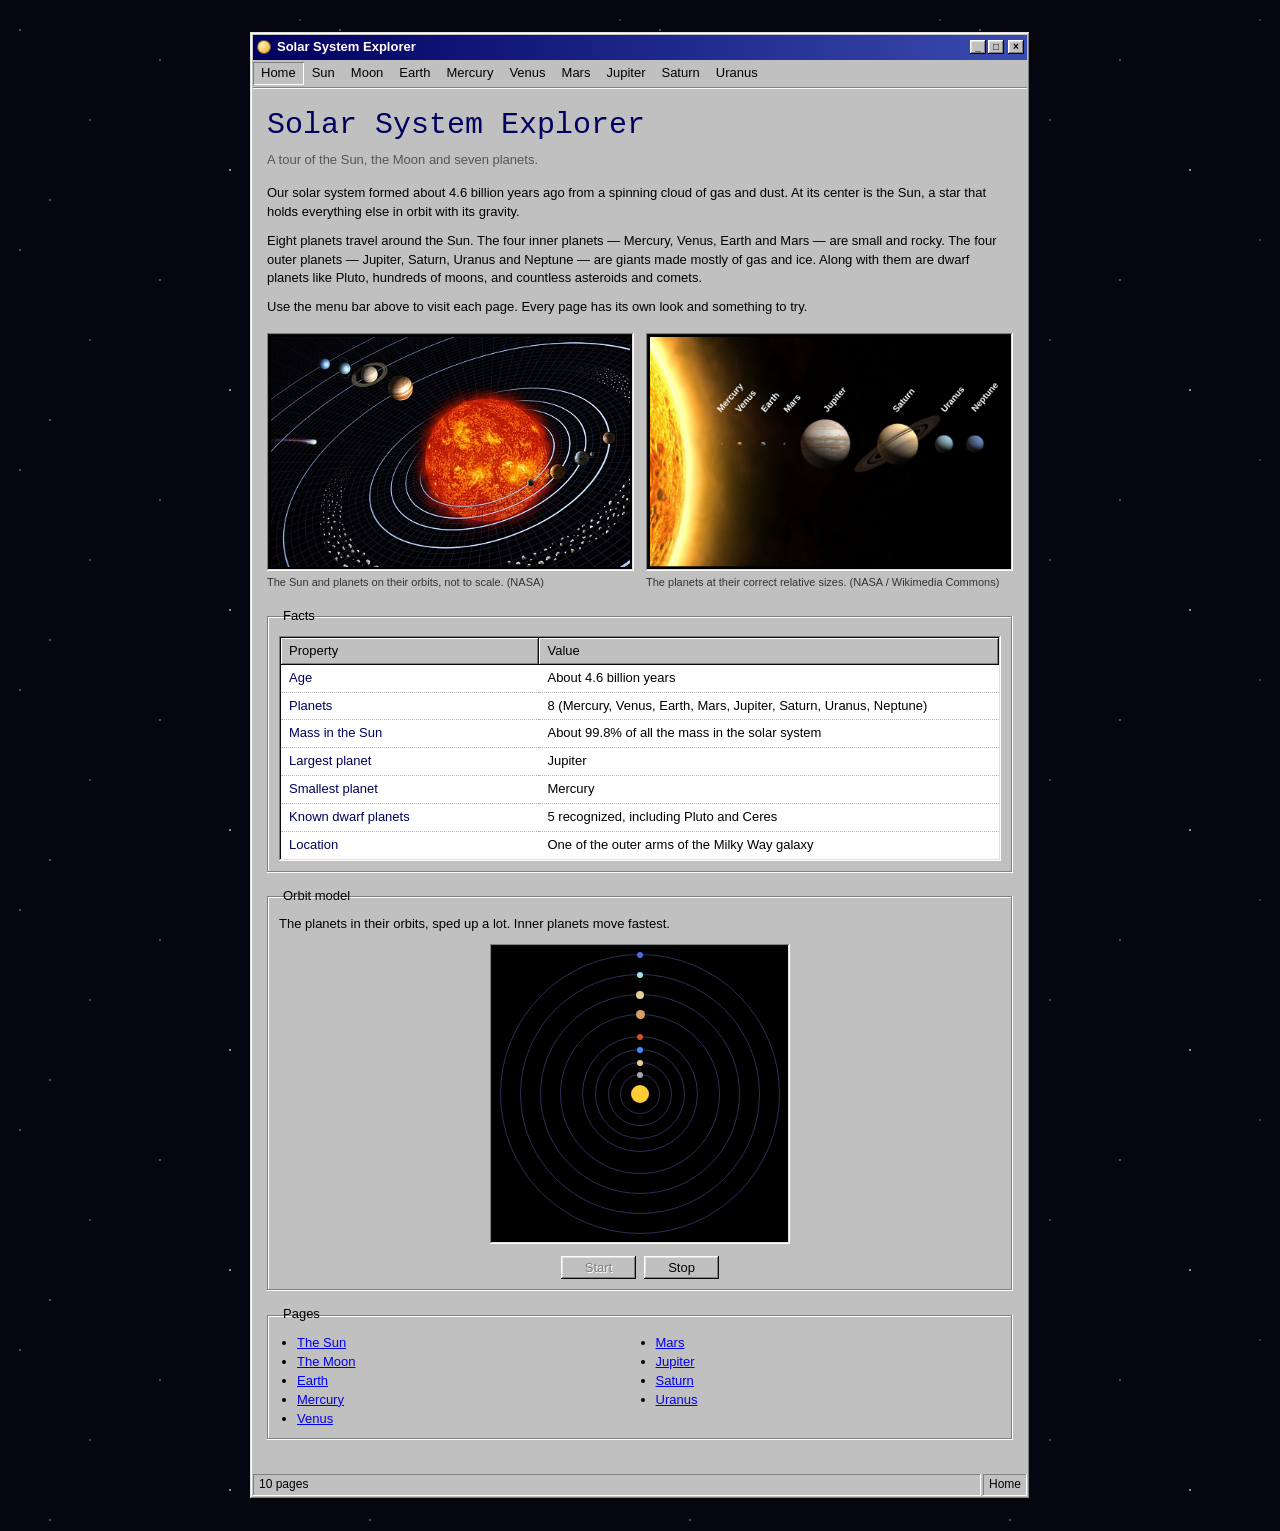
<file: index.html>
<!DOCTYPE html>
<html lang="en">
<head>
  <meta charset="UTF-8">
  <meta name="viewport" content="width=device-width, initial-scale=1.0">
  <title>Solar System Explorer</title>
  <link rel="stylesheet" href="css/style.css">
  <link rel="stylesheet" href="css/home.css">
</head>
<body class="home">

  <div class="window">

    <!-- title bar -->
    <div class="title-bar">
      <span class="title-text"><span class="title-icon"></span>Solar System Explorer</span>
      <span class="title-buttons" aria-hidden="true"><span>_</span><span>&#9633;</span><span>&#215;</span></span>
    </div>

    <!-- navigation: links to all 10 pages -->
    <nav class="menu-bar" aria-label="Main">
      <a href="index.html" class="active" aria-current="page">Home</a>
      <a href="sun.html">Sun</a>
      <a href="moon.html">Moon</a>
      <a href="earth.html">Earth</a>
      <a href="mercury.html">Mercury</a>
      <a href="venus.html">Venus</a>
      <a href="mars.html">Mars</a>
      <a href="jupiter.html">Jupiter</a>
      <a href="saturn.html">Saturn</a>
      <a href="uranus.html">Uranus</a>
    </nav>

    <main class="window-body">
      <h1>Solar System Explorer</h1>
      <p class="subtitle">A tour of the Sun, the Moon and seven planets.</p>

      <p>Our solar system formed about 4.6 billion years ago from a spinning cloud of gas and dust. At its center is the Sun, a star that holds everything else in orbit with its gravity.</p>
      <p>Eight planets travel around the Sun. The four inner planets &mdash; Mercury, Venus, Earth and Mars &mdash; are small and rocky. The four outer planets &mdash; Jupiter, Saturn, Uranus and Neptune &mdash; are giants made mostly of gas and ice. Along with them are dwarf planets like Pluto, hundreds of moons, and countless asteroids and comets.</p>
      <p>Use the menu bar above to visit each page. Every page has its own look and something to try.</p>

      <!-- pictures -->
      <div class="figures">
        <figure>
          <div class="frame sunken">
            <img src="images/solar-system.jpg" alt="The Sun at the center with the planets on their orbit paths around it">
          </div>
          <figcaption>The Sun and planets on their orbits, not to scale. (NASA)</figcaption>
        </figure>
        <figure>
          <div class="frame sunken">
            <img src="images/planets-lineup.png" alt="The eight planets shown side by side at their correct sizes compared to each other">
          </div>
          <figcaption>The planets at their correct relative sizes. (NASA / Wikimedia Commons)</figcaption>
        </figure>
      </div>

      <!-- facts -->
      <fieldset class="group">
        <legend>Facts</legend>
        <div class="facts-wrap sunken">
          <table class="facts">
            <thead>
              <tr>
                <th scope="col">Property</th>
                <th scope="col">Value</th>
              </tr>
            </thead>
            <tbody>
              <tr>
                <th scope="row">Age</th>
                <td>About 4.6 billion years</td>
              </tr>
              <tr>
                <th scope="row">Planets</th>
                <td>8 (Mercury, Venus, Earth, Mars, Jupiter, Saturn, Uranus, Neptune)</td>
              </tr>
              <tr>
                <th scope="row">Mass in the Sun</th>
                <td>About 99.8% of all the mass in the solar system</td>
              </tr>
              <tr>
                <th scope="row">Largest planet</th>
                <td>Jupiter</td>
              </tr>
              <tr>
                <th scope="row">Smallest planet</th>
                <td>Mercury</td>
              </tr>
              <tr>
                <th scope="row">Known dwarf planets</th>
                <td>5 recognized, including Pluto and Ceres</td>
              </tr>
              <tr>
                <th scope="row">Location</th>
                <td>One of the outer arms of the Milky Way galaxy</td>
              </tr>
            </tbody>
          </table>
        </div>
      </fieldset>

      <!-- interactive part (see js/home.js) -->
      <fieldset class="group">
        <legend>Orbit model</legend>
        <p>The planets in their orbits, sped up a lot. Inner planets move fastest.</p>
        <div class="orbit-box sunken" id="orbit-box">
          <div class="sun-dot"></div>
          <div class="orbit o-mercury"><span class="dot"></span></div>
          <div class="orbit o-venus"><span class="dot"></span></div>
          <div class="orbit o-earth"><span class="dot"></span></div>
          <div class="orbit o-mars"><span class="dot"></span></div>
          <div class="orbit o-jupiter"><span class="dot"></span></div>
          <div class="orbit o-saturn"><span class="dot"></span></div>
          <div class="orbit o-uranus"><span class="dot"></span></div>
          <div class="orbit o-neptune"><span class="dot"></span></div>
        </div>
        <div class="controls orbit-controls">
          <button type="button" id="start-btn" disabled>Start</button>
          <button type="button" id="stop-btn">Stop</button>
        </div>
      </fieldset>

      <fieldset class="group">
        <legend>Pages</legend>
        <ul class="page-list">
          <li><a href="sun.html">The Sun</a></li>
          <li><a href="moon.html">The Moon</a></li>
          <li><a href="earth.html">Earth</a></li>
          <li><a href="mercury.html">Mercury</a></li>
          <li><a href="venus.html">Venus</a></li>
          <li><a href="mars.html">Mars</a></li>
          <li><a href="jupiter.html">Jupiter</a></li>
          <li><a href="saturn.html">Saturn</a></li>
          <li><a href="uranus.html">Uranus</a></li>
        </ul>
      </fieldset>
    </main>

    <!-- status bar -->
    <div class="status-bar">
      <span>10 pages</span>
      <span>Home</span>
    </div>

  </div>

  <script src="js/home.js"></script>
</body>
</html>
</file>
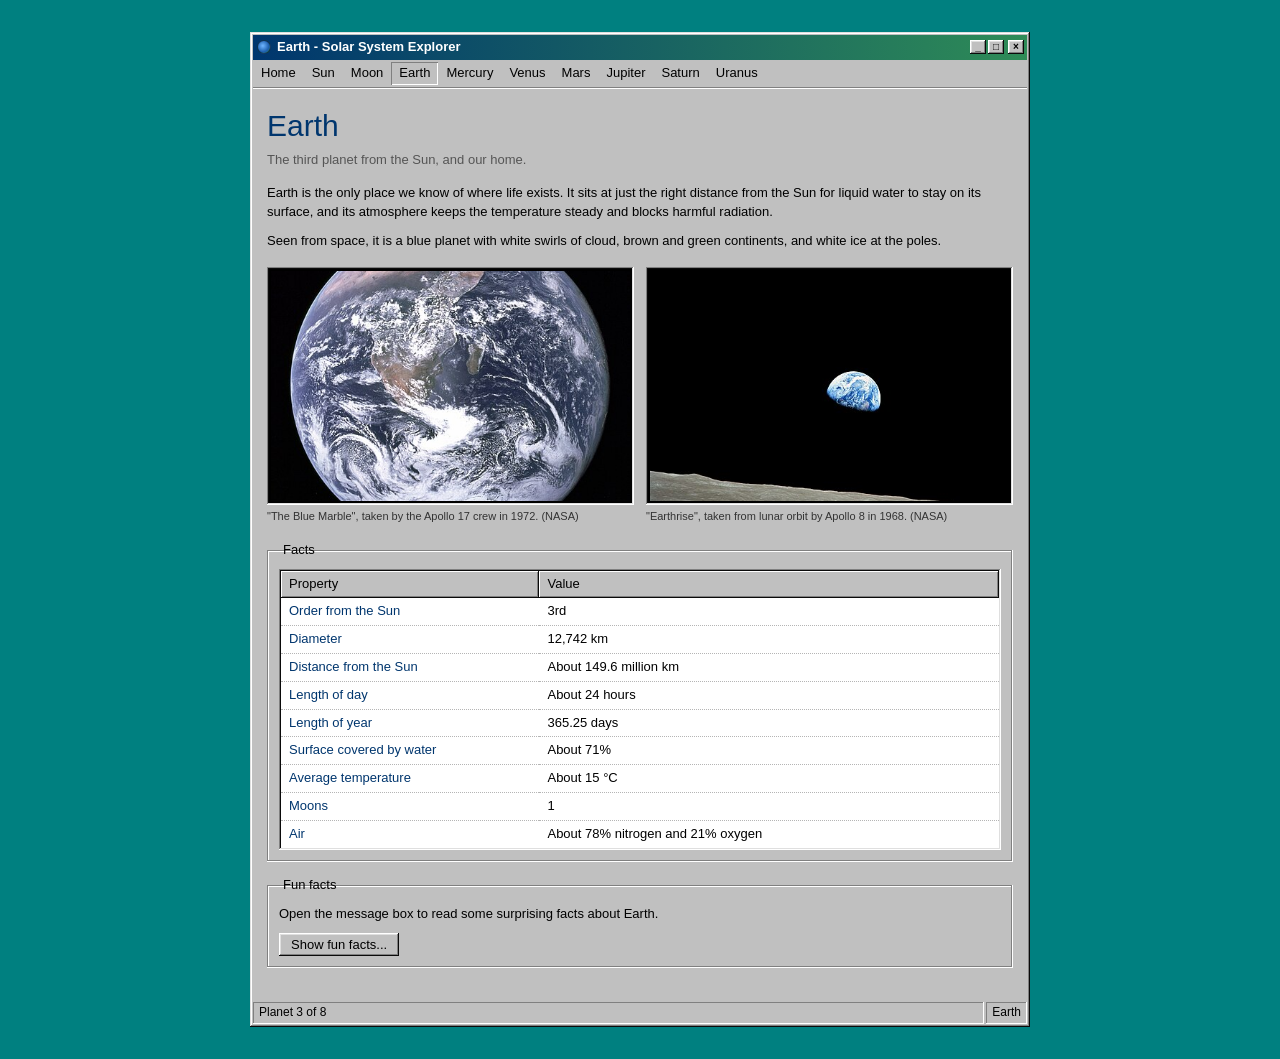
<file: earth.html>
<!DOCTYPE html>
<html lang="en">
<head>
  <meta charset="UTF-8">
  <meta name="viewport" content="width=device-width, initial-scale=1.0">
  <title>Earth - Solar System Explorer</title>
  <link rel="stylesheet" href="css/style.css">
  <link rel="stylesheet" href="css/earth.css">
</head>
<body class="earth">

  <div class="window">

    <!-- title bar -->
    <div class="title-bar">
      <span class="title-text"><span class="title-icon"></span>Earth - Solar System Explorer</span>
      <span class="title-buttons" aria-hidden="true"><span>_</span><span>&#9633;</span><span>&#215;</span></span>
    </div>

    <!-- navigation: links to all 10 pages -->
    <nav class="menu-bar" aria-label="Main">
      <a href="index.html">Home</a>
      <a href="sun.html">Sun</a>
      <a href="moon.html">Moon</a>
      <a href="earth.html" class="active" aria-current="page">Earth</a>
      <a href="mercury.html">Mercury</a>
      <a href="venus.html">Venus</a>
      <a href="mars.html">Mars</a>
      <a href="jupiter.html">Jupiter</a>
      <a href="saturn.html">Saturn</a>
      <a href="uranus.html">Uranus</a>
    </nav>

    <main class="window-body">
      <h1>Earth</h1>
      <p class="subtitle">The third planet from the Sun, and our home.</p>

      <p>Earth is the only place we know of where life exists. It sits at just the right distance from the Sun for liquid water to stay on its surface, and its atmosphere keeps the temperature steady and blocks harmful radiation.</p>
      <p>Seen from space, it is a blue planet with white swirls of cloud, brown and green continents, and white ice at the poles.</p>

      <!-- pictures -->
      <div class="figures">
        <figure>
          <div class="frame sunken">
            <img src="images/earth-apollo17.jpg" alt="The whole Earth seen from space, showing Africa, blue oceans, white clouds and the Antarctic ice cap">
          </div>
          <figcaption>"The Blue Marble", taken by the Apollo 17 crew in 1972. (NASA)</figcaption>
        </figure>
        <figure>
          <div class="frame sunken">
            <img src="images/earth-earthrise.jpg" alt="Earth rising over the grey horizon of the Moon, half lit against black space">
          </div>
          <figcaption>"Earthrise", taken from lunar orbit by Apollo 8 in 1968. (NASA)</figcaption>
        </figure>
      </div>

      <!-- facts -->
      <fieldset class="group">
        <legend>Facts</legend>
        <div class="facts-wrap sunken">
          <table class="facts">
            <thead>
              <tr>
                <th scope="col">Property</th>
                <th scope="col">Value</th>
              </tr>
            </thead>
            <tbody>
              <tr>
                <th scope="row">Order from the Sun</th>
                <td>3rd</td>
              </tr>
              <tr>
                <th scope="row">Diameter</th>
                <td>12,742 km</td>
              </tr>
              <tr>
                <th scope="row">Distance from the Sun</th>
                <td>About 149.6 million km</td>
              </tr>
              <tr>
                <th scope="row">Length of day</th>
                <td>About 24 hours</td>
              </tr>
              <tr>
                <th scope="row">Length of year</th>
                <td>365.25 days</td>
              </tr>
              <tr>
                <th scope="row">Surface covered by water</th>
                <td>About 71%</td>
              </tr>
              <tr>
                <th scope="row">Average temperature</th>
                <td>About 15 &deg;C</td>
              </tr>
              <tr>
                <th scope="row">Moons</th>
                <td>1</td>
              </tr>
              <tr>
                <th scope="row">Air</th>
                <td>About 78% nitrogen and 21% oxygen</td>
              </tr>
            </tbody>
          </table>
        </div>
      </fieldset>

      <!-- interactive part (see js/earth.js) -->
      <fieldset class="group">
        <legend>Fun facts</legend>
        <p>Open the message box to read some surprising facts about Earth.</p>
        <button type="button" id="open-facts">Show fun facts...</button>
      </fieldset>

      <!-- pop-up message box (hidden until the button is pressed) -->
      <div class="overlay" id="facts-overlay" hidden>
        <div class="window dialog" role="dialog" aria-modal="true" aria-labelledby="dialog-title">
          <div class="title-bar">
            <span class="title-text" id="dialog-title">Did you know?</span>
            <span class="title-buttons"><span id="close-x" role="button" tabindex="0" aria-label="Close">&#215;</span></span>
          </div>
          <div class="dialog-body">
            <div class="info-icon" aria-hidden="true">i</div>
            <div>
              <p id="fact-text"></p>
              <span class="fact-count" id="fact-count"></span>
            </div>
          </div>
          <div class="dialog-buttons">
            <button type="button" id="next-fact">Next fact</button>
            <button type="button" id="close-facts">OK</button>
          </div>
        </div>
      </div>
    </main>

    <!-- status bar -->
    <div class="status-bar">
      <span>Planet 3 of 8</span>
      <span>Earth</span>
    </div>

  </div>

  <script src="js/earth.js"></script>
</body>
</html>
</file>
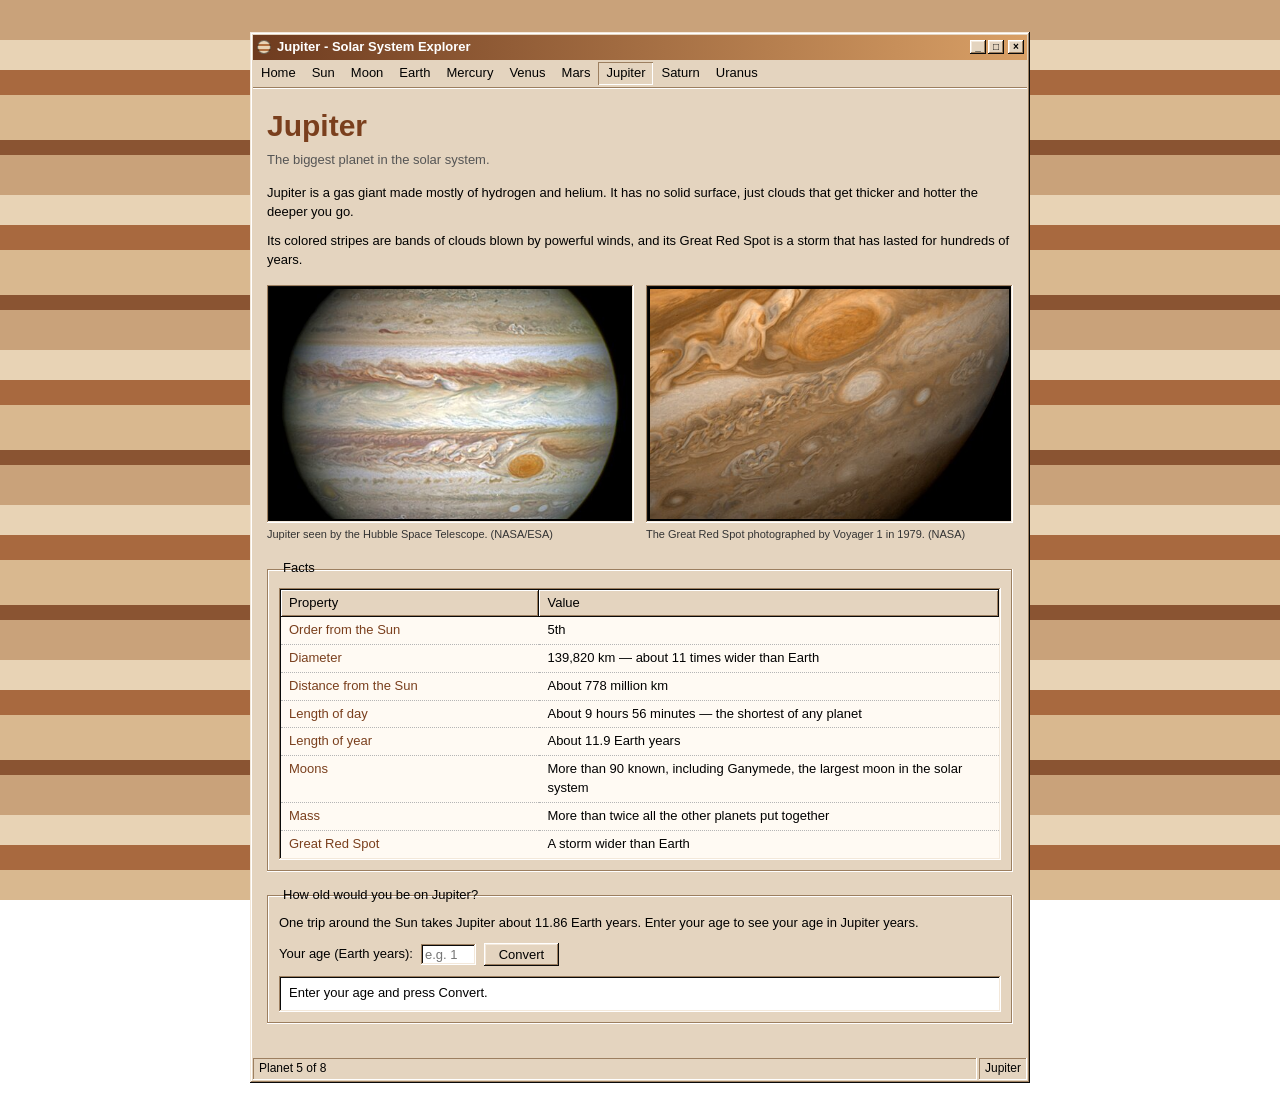
<file: jupiter.html>
<!DOCTYPE html>
<html lang="en">
<head>
  <meta charset="UTF-8">
  <meta name="viewport" content="width=device-width, initial-scale=1.0">
  <title>Jupiter - Solar System Explorer</title>
  <link rel="stylesheet" href="css/style.css">
  <link rel="stylesheet" href="css/jupiter.css">
</head>
<body class="jupiter">

  <div class="window">

    <!-- title bar -->
    <div class="title-bar">
      <span class="title-text"><span class="title-icon"></span>Jupiter - Solar System Explorer</span>
      <span class="title-buttons" aria-hidden="true"><span>_</span><span>&#9633;</span><span>&#215;</span></span>
    </div>

    <!-- navigation: links to all 10 pages -->
    <nav class="menu-bar" aria-label="Main">
      <a href="index.html">Home</a>
      <a href="sun.html">Sun</a>
      <a href="moon.html">Moon</a>
      <a href="earth.html">Earth</a>
      <a href="mercury.html">Mercury</a>
      <a href="venus.html">Venus</a>
      <a href="mars.html">Mars</a>
      <a href="jupiter.html" class="active" aria-current="page">Jupiter</a>
      <a href="saturn.html">Saturn</a>
      <a href="uranus.html">Uranus</a>
    </nav>

    <main class="window-body">
      <h1>Jupiter</h1>
      <p class="subtitle">The biggest planet in the solar system.</p>

      <p>Jupiter is a gas giant made mostly of hydrogen and helium. It has no solid surface, just clouds that get thicker and hotter the deeper you go.</p>
      <p>Its colored stripes are bands of clouds blown by powerful winds, and its Great Red Spot is a storm that has lasted for hundreds of years.</p>

      <!-- pictures -->
      <div class="figures">
        <figure>
          <div class="frame sunken">
            <img src="images/jupiter-hubble.jpg" alt="Jupiter with its tan, brown and white cloud bands and the Great Red Spot">
          </div>
          <figcaption>Jupiter seen by the Hubble Space Telescope. (NASA/ESA)</figcaption>
        </figure>
        <figure>
          <div class="frame sunken">
            <img src="images/jupiter-spot.jpg" alt="Close-up of the Great Red Spot, a huge oval storm swirling among Jupiter's clouds">
          </div>
          <figcaption>The Great Red Spot photographed by Voyager 1 in 1979. (NASA)</figcaption>
        </figure>
      </div>

      <!-- facts -->
      <fieldset class="group">
        <legend>Facts</legend>
        <div class="facts-wrap sunken">
          <table class="facts">
            <thead>
              <tr>
                <th scope="col">Property</th>
                <th scope="col">Value</th>
              </tr>
            </thead>
            <tbody>
              <tr>
                <th scope="row">Order from the Sun</th>
                <td>5th</td>
              </tr>
              <tr>
                <th scope="row">Diameter</th>
                <td>139,820 km &mdash; about 11 times wider than Earth</td>
              </tr>
              <tr>
                <th scope="row">Distance from the Sun</th>
                <td>About 778 million km</td>
              </tr>
              <tr>
                <th scope="row">Length of day</th>
                <td>About 9 hours 56 minutes &mdash; the shortest of any planet</td>
              </tr>
              <tr>
                <th scope="row">Length of year</th>
                <td>About 11.9 Earth years</td>
              </tr>
              <tr>
                <th scope="row">Moons</th>
                <td>More than 90 known, including Ganymede, the largest moon in the solar system</td>
              </tr>
              <tr>
                <th scope="row">Mass</th>
                <td>More than twice all the other planets put together</td>
              </tr>
              <tr>
                <th scope="row">Great Red Spot</th>
                <td>A storm wider than Earth</td>
              </tr>
            </tbody>
          </table>
        </div>
      </fieldset>

      <!-- interactive part (see js/jupiter.js) -->
      <fieldset class="group">
        <legend>How old would you be on Jupiter?</legend>
        <p>One trip around the Sun takes Jupiter about 11.86 Earth years. Enter your age to see your age in Jupiter years.</p>
        <div class="controls">
          <label for="age-input">Your age (Earth years):</label>
          <input type="number" id="age-input" min="0" max="130" placeholder="e.g. 16">
          <button type="button" id="age-btn">Convert</button>
        </div>
        <div class="output sunken" id="age-output">Enter your age and press Convert.</div>
      </fieldset>
    </main>

    <!-- status bar -->
    <div class="status-bar">
      <span>Planet 5 of 8</span>
      <span>Jupiter</span>
    </div>

  </div>

  <script src="js/jupiter.js"></script>
</body>
</html>
</file>
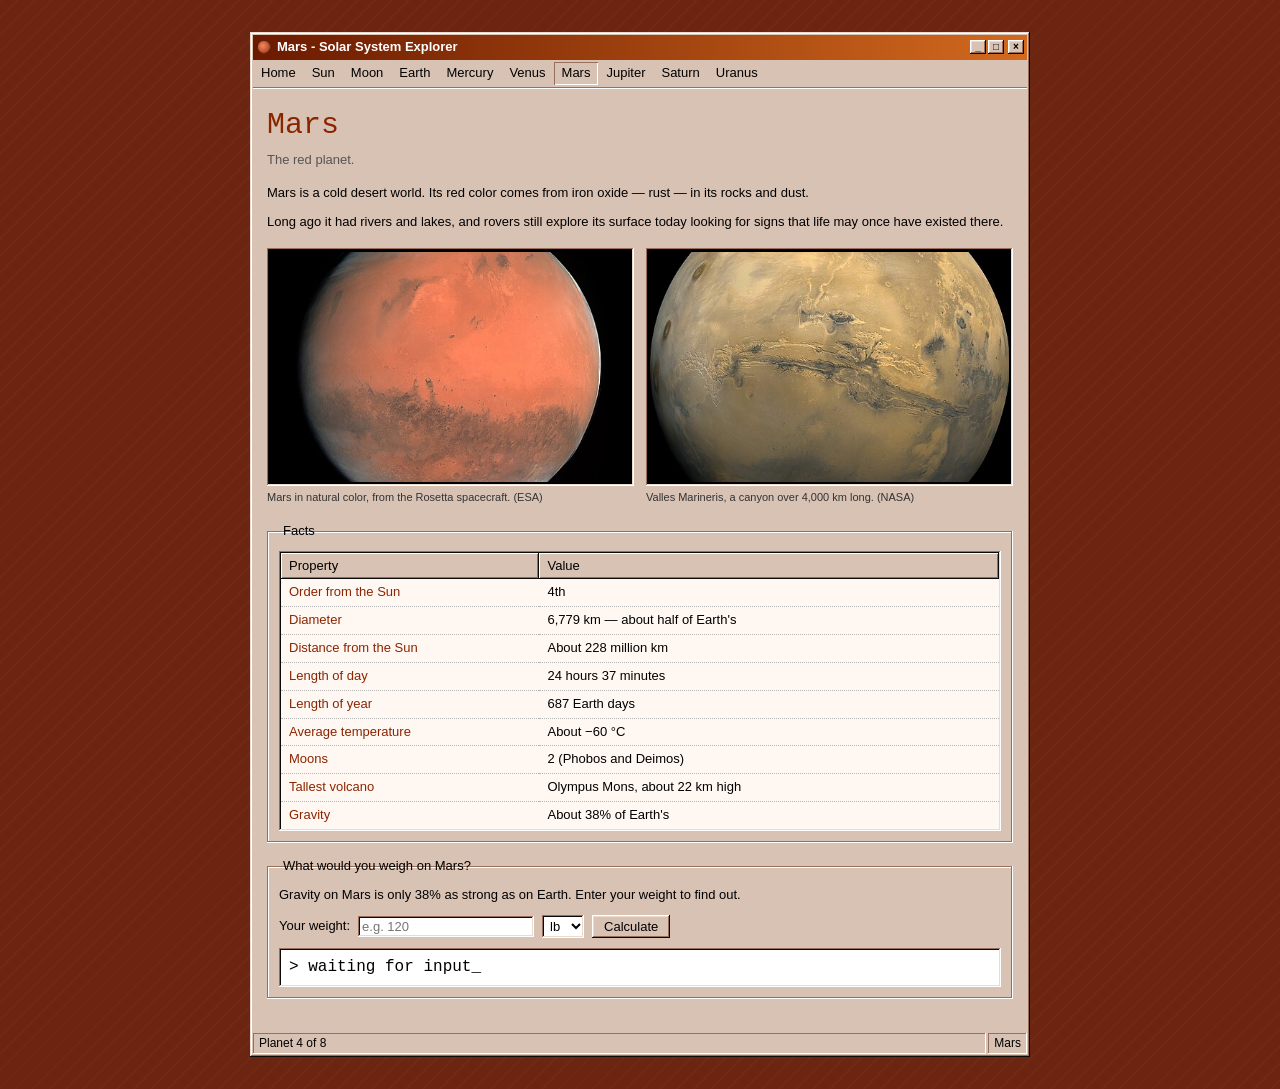
<file: mars.html>
<!DOCTYPE html>
<html lang="en">
<head>
  <meta charset="UTF-8">
  <meta name="viewport" content="width=device-width, initial-scale=1.0">
  <title>Mars - Solar System Explorer</title>
  <link rel="stylesheet" href="css/style.css">
  <link rel="stylesheet" href="css/mars.css">
</head>
<body class="mars">

  <div class="window">

    <!-- title bar -->
    <div class="title-bar">
      <span class="title-text"><span class="title-icon"></span>Mars - Solar System Explorer</span>
      <span class="title-buttons" aria-hidden="true"><span>_</span><span>&#9633;</span><span>&#215;</span></span>
    </div>

    <!-- navigation: links to all 10 pages -->
    <nav class="menu-bar" aria-label="Main">
      <a href="index.html">Home</a>
      <a href="sun.html">Sun</a>
      <a href="moon.html">Moon</a>
      <a href="earth.html">Earth</a>
      <a href="mercury.html">Mercury</a>
      <a href="venus.html">Venus</a>
      <a href="mars.html" class="active" aria-current="page">Mars</a>
      <a href="jupiter.html">Jupiter</a>
      <a href="saturn.html">Saturn</a>
      <a href="uranus.html">Uranus</a>
    </nav>

    <main class="window-body">
      <h1>Mars</h1>
      <p class="subtitle">The red planet.</p>

      <p>Mars is a cold desert world. Its red color comes from iron oxide &mdash; rust &mdash; in its rocks and dust.</p>
      <p>Long ago it had rivers and lakes, and rovers still explore its surface today looking for signs that life may once have existed there.</p>

      <!-- pictures -->
      <div class="figures">
        <figure>
          <div class="frame sunken">
            <img src="images/mars-globe.jpg" alt="Mars as a reddish-orange globe with dark markings and a white polar cap">
          </div>
          <figcaption>Mars in natural color, from the Rosetta spacecraft. (ESA)</figcaption>
        </figure>
        <figure>
          <div class="frame sunken">
            <img src="images/mars-valles.jpg" alt="Mars with the long dark scar of the Valles Marineris canyon across its middle">
          </div>
          <figcaption>Valles Marineris, a canyon over 4,000 km long. (NASA)</figcaption>
        </figure>
      </div>

      <!-- facts -->
      <fieldset class="group">
        <legend>Facts</legend>
        <div class="facts-wrap sunken">
          <table class="facts">
            <thead>
              <tr>
                <th scope="col">Property</th>
                <th scope="col">Value</th>
              </tr>
            </thead>
            <tbody>
              <tr>
                <th scope="row">Order from the Sun</th>
                <td>4th</td>
              </tr>
              <tr>
                <th scope="row">Diameter</th>
                <td>6,779 km &mdash; about half of Earth's</td>
              </tr>
              <tr>
                <th scope="row">Distance from the Sun</th>
                <td>About 228 million km</td>
              </tr>
              <tr>
                <th scope="row">Length of day</th>
                <td>24 hours 37 minutes</td>
              </tr>
              <tr>
                <th scope="row">Length of year</th>
                <td>687 Earth days</td>
              </tr>
              <tr>
                <th scope="row">Average temperature</th>
                <td>About &minus;60 &deg;C</td>
              </tr>
              <tr>
                <th scope="row">Moons</th>
                <td>2 (Phobos and Deimos)</td>
              </tr>
              <tr>
                <th scope="row">Tallest volcano</th>
                <td>Olympus Mons, about 22 km high</td>
              </tr>
              <tr>
                <th scope="row">Gravity</th>
                <td>About 38% of Earth's</td>
              </tr>
            </tbody>
          </table>
        </div>
      </fieldset>

      <!-- interactive part (see js/mars.js) -->
      <fieldset class="group">
        <legend>What would you weigh on Mars?</legend>
        <p>Gravity on Mars is only 38% as strong as on Earth. Enter your weight to find out.</p>
        <div class="controls">
          <label for="weight-input">Your weight:</label>
          <input type="number" id="weight-input" min="0" placeholder="e.g. 120">
          <select id="weight-unit" aria-label="Unit">
            <option value="lb">lb</option>
            <option value="kg">kg</option>
          </select>
          <button type="button" id="weigh-btn">Calculate</button>
        </div>
        <div class="output sunken weight-result" id="weight-output">&gt; waiting for input_</div>
      </fieldset>
    </main>

    <!-- status bar -->
    <div class="status-bar">
      <span>Planet 4 of 8</span>
      <span>Mars</span>
    </div>

  </div>

  <script src="js/mars.js"></script>
</body>
</html>
</file>
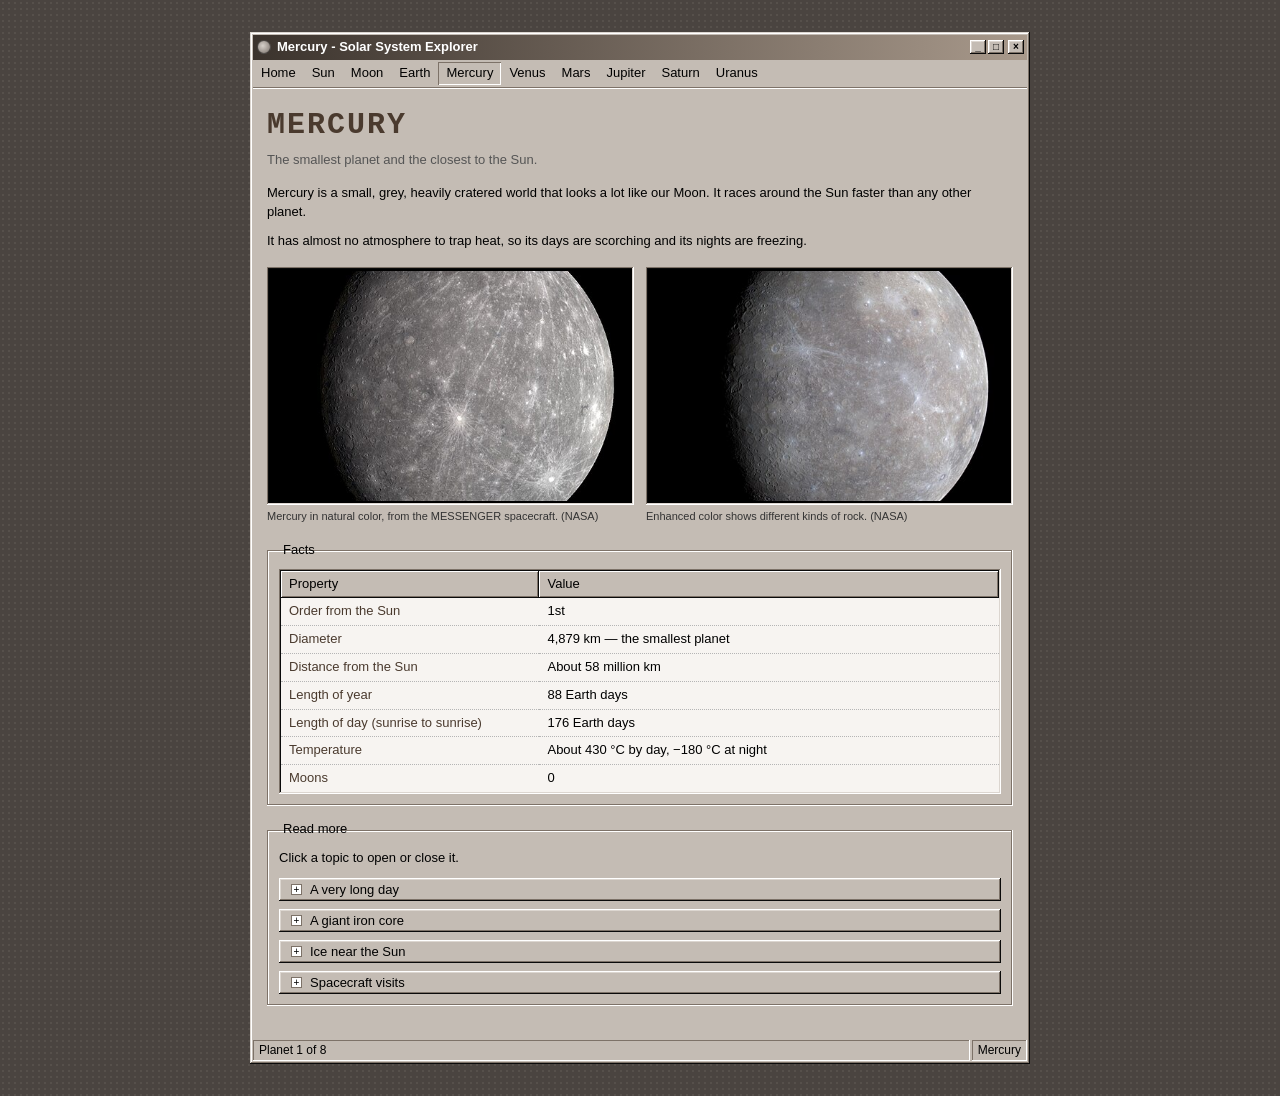
<file: mercury.html>
<!DOCTYPE html>
<html lang="en">
<head>
  <meta charset="UTF-8">
  <meta name="viewport" content="width=device-width, initial-scale=1.0">
  <title>Mercury - Solar System Explorer</title>
  <link rel="stylesheet" href="css/style.css">
  <link rel="stylesheet" href="css/mercury.css">
</head>
<body class="mercury">

  <div class="window">

    <!-- title bar -->
    <div class="title-bar">
      <span class="title-text"><span class="title-icon"></span>Mercury - Solar System Explorer</span>
      <span class="title-buttons" aria-hidden="true"><span>_</span><span>&#9633;</span><span>&#215;</span></span>
    </div>

    <!-- navigation: links to all 10 pages -->
    <nav class="menu-bar" aria-label="Main">
      <a href="index.html">Home</a>
      <a href="sun.html">Sun</a>
      <a href="moon.html">Moon</a>
      <a href="earth.html">Earth</a>
      <a href="mercury.html" class="active" aria-current="page">Mercury</a>
      <a href="venus.html">Venus</a>
      <a href="mars.html">Mars</a>
      <a href="jupiter.html">Jupiter</a>
      <a href="saturn.html">Saturn</a>
      <a href="uranus.html">Uranus</a>
    </nav>

    <main class="window-body">
      <h1>Mercury</h1>
      <p class="subtitle">The smallest planet and the closest to the Sun.</p>

      <p>Mercury is a small, grey, heavily cratered world that looks a lot like our Moon. It races around the Sun faster than any other planet.</p>
      <p>It has almost no atmosphere to trap heat, so its days are scorching and its nights are freezing.</p>

      <!-- pictures -->
      <div class="figures">
        <figure>
          <div class="frame sunken">
            <img src="images/mercury-true.jpg" alt="Mercury in natural color, a grey globe covered in craters">
          </div>
          <figcaption>Mercury in natural color, from the MESSENGER spacecraft. (NASA)</figcaption>
        </figure>
        <figure>
          <div class="frame sunken">
            <img src="images/mercury-color.jpg" alt="Mercury in enhanced color, showing patches of tan, blue and orange across its cratered surface">
          </div>
          <figcaption>Enhanced color shows different kinds of rock. (NASA)</figcaption>
        </figure>
      </div>

      <!-- facts -->
      <fieldset class="group">
        <legend>Facts</legend>
        <div class="facts-wrap sunken">
          <table class="facts">
            <thead>
              <tr>
                <th scope="col">Property</th>
                <th scope="col">Value</th>
              </tr>
            </thead>
            <tbody>
              <tr>
                <th scope="row">Order from the Sun</th>
                <td>1st</td>
              </tr>
              <tr>
                <th scope="row">Diameter</th>
                <td>4,879 km &mdash; the smallest planet</td>
              </tr>
              <tr>
                <th scope="row">Distance from the Sun</th>
                <td>About 58 million km</td>
              </tr>
              <tr>
                <th scope="row">Length of year</th>
                <td>88 Earth days</td>
              </tr>
              <tr>
                <th scope="row">Length of day (sunrise to sunrise)</th>
                <td>176 Earth days</td>
              </tr>
              <tr>
                <th scope="row">Temperature</th>
                <td>About 430 &deg;C by day, &minus;180 &deg;C at night</td>
              </tr>
              <tr>
                <th scope="row">Moons</th>
                <td>0</td>
              </tr>
            </tbody>
          </table>
        </div>
      </fieldset>

      <!-- interactive part (see js/mercury.js) -->
      <fieldset class="group">
        <legend>Read more</legend>
        <p>Click a topic to open or close it.</p>

        <div class="more-item">
          <button type="button" class="more-btn" aria-expanded="false" aria-controls="more-1">
            <span class="sign" aria-hidden="true">+</span>A very long day
          </button>
          <div class="more-text sunken" id="more-1" hidden>
            Mercury spins slowly while it moves quickly around the Sun. Because of this, one full day from sunrise to sunrise lasts 176 Earth days &mdash; two of Mercury's years.
          </div>
        </div>

        <div class="more-item">
          <button type="button" class="more-btn" aria-expanded="false" aria-controls="more-2">
            <span class="sign" aria-hidden="true">+</span>A giant iron core
          </button>
          <div class="more-text sunken" id="more-2" hidden>
            Mercury's metal core takes up about 85% of the planet's radius. That makes it the second densest planet after Earth.
          </div>
        </div>

        <div class="more-item">
          <button type="button" class="more-btn" aria-expanded="false" aria-controls="more-3">
            <span class="sign" aria-hidden="true">+</span>Ice near the Sun
          </button>
          <div class="more-text sunken" id="more-3" hidden>
            Even this close to the Sun, there is water ice. It hides in deep craters near the poles that never get any sunlight.
          </div>
        </div>

        <div class="more-item">
          <button type="button" class="more-btn" aria-expanded="false" aria-controls="more-4">
            <span class="sign" aria-hidden="true">+</span>Spacecraft visits
          </button>
          <div class="more-text sunken" id="more-4" hidden>
            Only a few missions have gone to Mercury: Mariner 10 in 1974&ndash;75, MESSENGER, which orbited from 2011 to 2015, and the European-Japanese BepiColombo.
          </div>
        </div>
      </fieldset>
    </main>

    <!-- status bar -->
    <div class="status-bar">
      <span>Planet 1 of 8</span>
      <span>Mercury</span>
    </div>

  </div>

  <script src="js/mercury.js"></script>
</body>
</html>
</file>
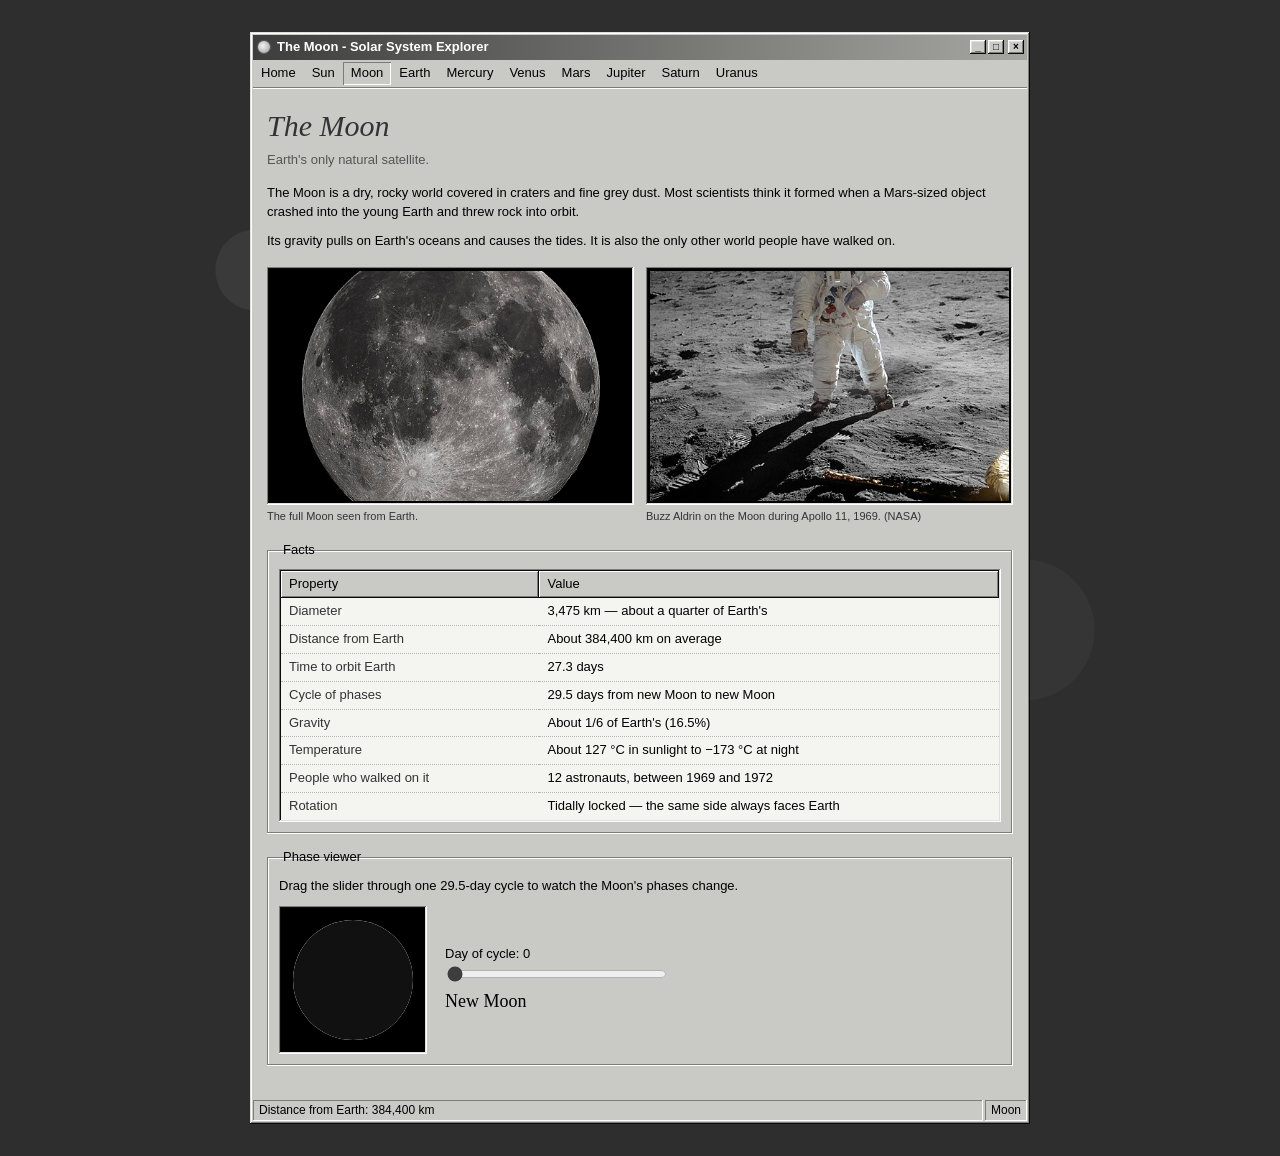
<file: moon.html>
<!DOCTYPE html>
<html lang="en">
<head>
  <meta charset="UTF-8">
  <meta name="viewport" content="width=device-width, initial-scale=1.0">
  <title>The Moon - Solar System Explorer</title>
  <link rel="stylesheet" href="css/style.css">
  <link rel="stylesheet" href="css/moon.css">
</head>
<body class="moon">

  <div class="window">

    <!-- title bar -->
    <div class="title-bar">
      <span class="title-text"><span class="title-icon"></span>The Moon - Solar System Explorer</span>
      <span class="title-buttons" aria-hidden="true"><span>_</span><span>&#9633;</span><span>&#215;</span></span>
    </div>

    <!-- navigation: links to all 10 pages -->
    <nav class="menu-bar" aria-label="Main">
      <a href="index.html">Home</a>
      <a href="sun.html">Sun</a>
      <a href="moon.html" class="active" aria-current="page">Moon</a>
      <a href="earth.html">Earth</a>
      <a href="mercury.html">Mercury</a>
      <a href="venus.html">Venus</a>
      <a href="mars.html">Mars</a>
      <a href="jupiter.html">Jupiter</a>
      <a href="saturn.html">Saturn</a>
      <a href="uranus.html">Uranus</a>
    </nav>

    <main class="window-body">
      <h1>The Moon</h1>
      <p class="subtitle">Earth's only natural satellite.</p>

      <p>The Moon is a dry, rocky world covered in craters and fine grey dust. Most scientists think it formed when a Mars-sized object crashed into the young Earth and threw rock into orbit.</p>
      <p>Its gravity pulls on Earth's oceans and causes the tides. It is also the only other world people have walked on.</p>

      <!-- pictures -->
      <div class="figures">
        <figure>
          <div class="frame sunken">
            <img src="images/moon-full.jpg" alt="The full Moon, a grey disc with dark plains and bright cratered highlands">
          </div>
          <figcaption>The full Moon seen from Earth.</figcaption>
        </figure>
        <figure>
          <div class="frame sunken">
            <img src="images/moon-aldrin.jpg" alt="Astronaut Buzz Aldrin in a white spacesuit standing on the grey lunar surface">
          </div>
          <figcaption>Buzz Aldrin on the Moon during Apollo 11, 1969. (NASA)</figcaption>
        </figure>
      </div>

      <!-- facts -->
      <fieldset class="group">
        <legend>Facts</legend>
        <div class="facts-wrap sunken">
          <table class="facts">
            <thead>
              <tr>
                <th scope="col">Property</th>
                <th scope="col">Value</th>
              </tr>
            </thead>
            <tbody>
              <tr>
                <th scope="row">Diameter</th>
                <td>3,475 km &mdash; about a quarter of Earth's</td>
              </tr>
              <tr>
                <th scope="row">Distance from Earth</th>
                <td>About 384,400 km on average</td>
              </tr>
              <tr>
                <th scope="row">Time to orbit Earth</th>
                <td>27.3 days</td>
              </tr>
              <tr>
                <th scope="row">Cycle of phases</th>
                <td>29.5 days from new Moon to new Moon</td>
              </tr>
              <tr>
                <th scope="row">Gravity</th>
                <td>About 1/6 of Earth's (16.5%)</td>
              </tr>
              <tr>
                <th scope="row">Temperature</th>
                <td>About 127 &deg;C in sunlight to &minus;173 &deg;C at night</td>
              </tr>
              <tr>
                <th scope="row">People who walked on it</th>
                <td>12 astronauts, between 1969 and 1972</td>
              </tr>
              <tr>
                <th scope="row">Rotation</th>
                <td>Tidally locked &mdash; the same side always faces Earth</td>
              </tr>
            </tbody>
          </table>
        </div>
      </fieldset>

      <!-- interactive part (see js/moon.js) -->
      <fieldset class="group">
        <legend>Phase viewer</legend>
        <p>Drag the slider through one 29.5-day cycle to watch the Moon's phases change.</p>
        <div class="phase-view">
          <div class="sky sunken">
            <div class="moon-disc">
              <div class="moon-shadow" id="moon-shadow"></div>
            </div>
          </div>
          <div>
            <label for="phase-slider">Day of cycle: <span id="day-label">0</span></label><br>
            <input type="range" id="phase-slider" min="0" max="29.5" step="0.5" value="0"><br>
            <span class="phase-name" id="phase-name">New Moon</span>
          </div>
        </div>
      </fieldset>
    </main>

    <!-- status bar -->
    <div class="status-bar">
      <span>Distance from Earth: 384,400 km</span>
      <span>Moon</span>
    </div>

  </div>

  <script src="js/moon.js"></script>
</body>
</html>
</file>
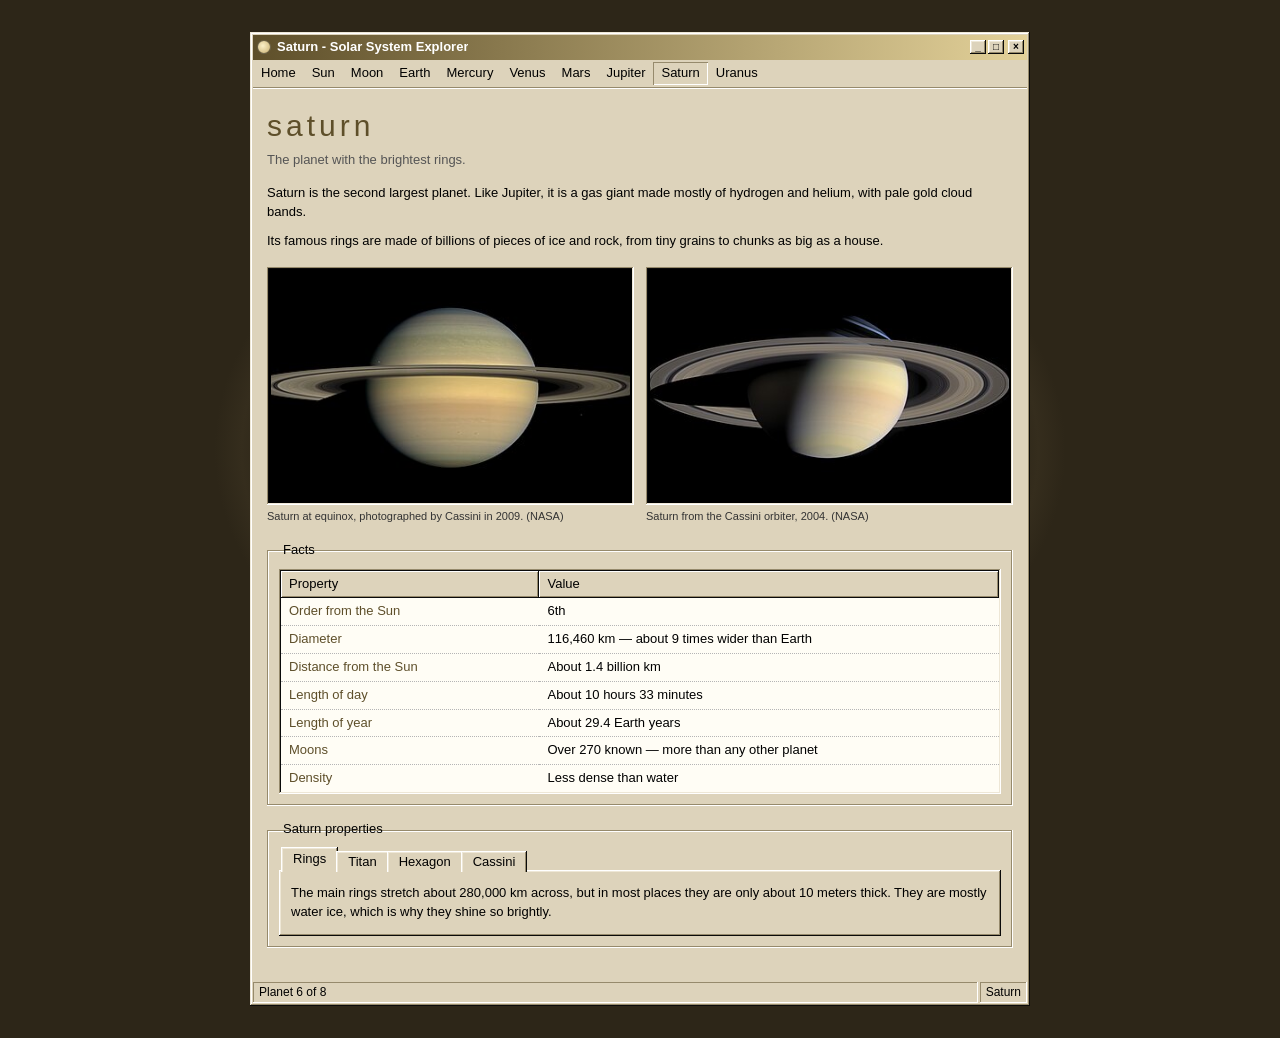
<file: saturn.html>
<!DOCTYPE html>
<html lang="en">
<head>
  <meta charset="UTF-8">
  <meta name="viewport" content="width=device-width, initial-scale=1.0">
  <title>Saturn - Solar System Explorer</title>
  <link rel="stylesheet" href="css/style.css">
  <link rel="stylesheet" href="css/saturn.css">
</head>
<body class="saturn">

  <div class="window">

    <!-- title bar -->
    <div class="title-bar">
      <span class="title-text"><span class="title-icon"></span>Saturn - Solar System Explorer</span>
      <span class="title-buttons" aria-hidden="true"><span>_</span><span>&#9633;</span><span>&#215;</span></span>
    </div>

    <!-- navigation: links to all 10 pages -->
    <nav class="menu-bar" aria-label="Main">
      <a href="index.html">Home</a>
      <a href="sun.html">Sun</a>
      <a href="moon.html">Moon</a>
      <a href="earth.html">Earth</a>
      <a href="mercury.html">Mercury</a>
      <a href="venus.html">Venus</a>
      <a href="mars.html">Mars</a>
      <a href="jupiter.html">Jupiter</a>
      <a href="saturn.html" class="active" aria-current="page">Saturn</a>
      <a href="uranus.html">Uranus</a>
    </nav>

    <main class="window-body">
      <h1>Saturn</h1>
      <p class="subtitle">The planet with the brightest rings.</p>

      <p>Saturn is the second largest planet. Like Jupiter, it is a gas giant made mostly of hydrogen and helium, with pale gold cloud bands.</p>
      <p>Its famous rings are made of billions of pieces of ice and rock, from tiny grains to chunks as big as a house.</p>

      <!-- pictures -->
      <div class="figures">
        <figure>
          <div class="frame sunken">
            <img src="images/saturn-equinox.jpg" alt="Saturn and its rings seen nearly edge-on, with the rings casting a thin shadow across the planet">
          </div>
          <figcaption>Saturn at equinox, photographed by Cassini in 2009. (NASA)</figcaption>
        </figure>
        <figure>
          <div class="frame sunken">
            <img src="images/saturn-cassini.jpg" alt="Saturn in natural color with its wide rings tilted toward the viewer">
          </div>
          <figcaption>Saturn from the Cassini orbiter, 2004. (NASA)</figcaption>
        </figure>
      </div>

      <!-- facts -->
      <fieldset class="group">
        <legend>Facts</legend>
        <div class="facts-wrap sunken">
          <table class="facts">
            <thead>
              <tr>
                <th scope="col">Property</th>
                <th scope="col">Value</th>
              </tr>
            </thead>
            <tbody>
              <tr>
                <th scope="row">Order from the Sun</th>
                <td>6th</td>
              </tr>
              <tr>
                <th scope="row">Diameter</th>
                <td>116,460 km &mdash; about 9 times wider than Earth</td>
              </tr>
              <tr>
                <th scope="row">Distance from the Sun</th>
                <td>About 1.4 billion km</td>
              </tr>
              <tr>
                <th scope="row">Length of day</th>
                <td>About 10 hours 33 minutes</td>
              </tr>
              <tr>
                <th scope="row">Length of year</th>
                <td>About 29.4 Earth years</td>
              </tr>
              <tr>
                <th scope="row">Moons</th>
                <td>Over 270 known &mdash; more than any other planet</td>
              </tr>
              <tr>
                <th scope="row">Density</th>
                <td>Less dense than water</td>
              </tr>
            </tbody>
          </table>
        </div>
      </fieldset>

      <!-- interactive part (see js/saturn.js) -->
      <fieldset class="group">
        <legend>Saturn properties</legend>
        <div class="tab-list" role="tablist">
          <button type="button" role="tab" class="selected" aria-selected="true" data-tab="tab-rings">Rings</button>
          <button type="button" role="tab" aria-selected="false" data-tab="tab-titan">Titan</button>
          <button type="button" role="tab" aria-selected="false" data-tab="tab-hexagon">Hexagon</button>
          <button type="button" role="tab" aria-selected="false" data-tab="tab-cassini">Cassini</button>
        </div>
        <div class="tab-panel" role="tabpanel" id="tab-rings">
          The main rings stretch about 280,000 km across, but in most places they are only about 10 meters thick. They are mostly water ice, which is why they shine so brightly.
        </div>
        <div class="tab-panel" role="tabpanel" id="tab-titan" hidden>
          Titan is Saturn's largest moon and is bigger than the planet Mercury. It is the only moon with a thick atmosphere, and it has lakes of liquid methane and ethane.
        </div>
        <div class="tab-panel" role="tabpanel" id="tab-hexagon" hidden>
          At Saturn's north pole, a jet stream forms a giant six-sided shape. Each side of the hexagon is wider than Earth.
        </div>
        <div class="tab-panel" role="tabpanel" id="tab-cassini" hidden>
          The Cassini spacecraft orbited Saturn from 2004 to 2017. At the end of its mission it was sent diving into Saturn's atmosphere on purpose.
        </div>
      </fieldset>
    </main>

    <!-- status bar -->
    <div class="status-bar">
      <span>Planet 6 of 8</span>
      <span>Saturn</span>
    </div>

  </div>

  <script src="js/saturn.js"></script>
</body>
</html>
</file>
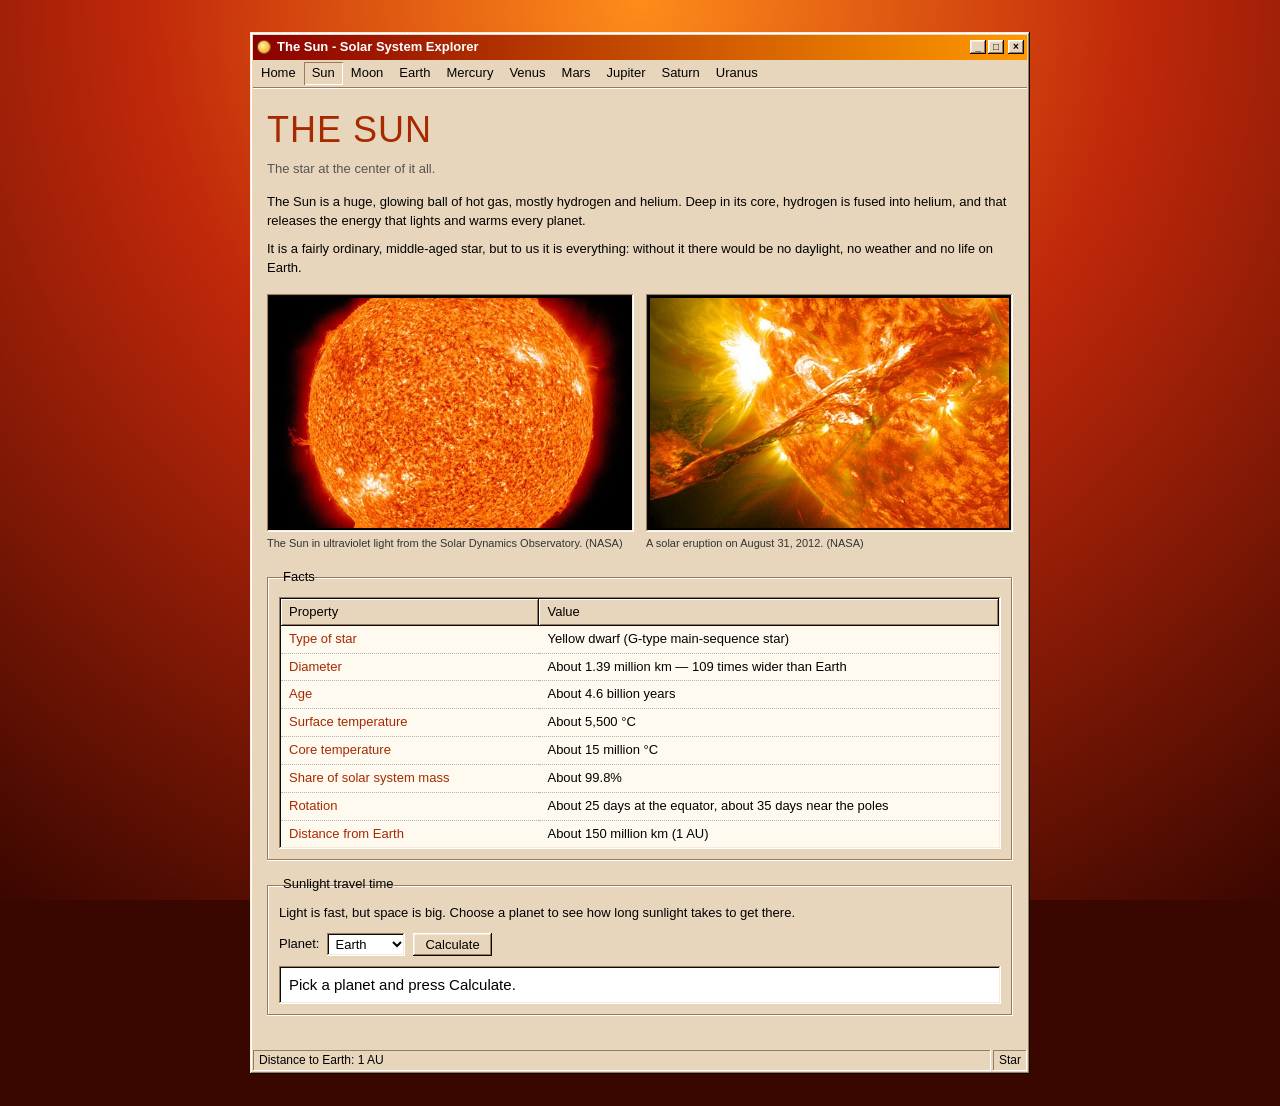
<file: sun.html>
<!DOCTYPE html>
<html lang="en">
<head>
  <meta charset="UTF-8">
  <meta name="viewport" content="width=device-width, initial-scale=1.0">
  <title>The Sun - Solar System Explorer</title>
  <link rel="stylesheet" href="css/style.css">
  <link rel="stylesheet" href="css/sun.css">
</head>
<body class="sun">

  <div class="window">

    <!-- title bar -->
    <div class="title-bar">
      <span class="title-text"><span class="title-icon"></span>The Sun - Solar System Explorer</span>
      <span class="title-buttons" aria-hidden="true"><span>_</span><span>&#9633;</span><span>&#215;</span></span>
    </div>

    <!-- navigation: links to all 10 pages -->
    <nav class="menu-bar" aria-label="Main">
      <a href="index.html">Home</a>
      <a href="sun.html" class="active" aria-current="page">Sun</a>
      <a href="moon.html">Moon</a>
      <a href="earth.html">Earth</a>
      <a href="mercury.html">Mercury</a>
      <a href="venus.html">Venus</a>
      <a href="mars.html">Mars</a>
      <a href="jupiter.html">Jupiter</a>
      <a href="saturn.html">Saturn</a>
      <a href="uranus.html">Uranus</a>
    </nav>

    <main class="window-body">
      <h1>THE SUN</h1>
      <p class="subtitle">The star at the center of it all.</p>

      <p>The Sun is a huge, glowing ball of hot gas, mostly hydrogen and helium. Deep in its core, hydrogen is fused into helium, and that releases the energy that lights and warms every planet.</p>
      <p>It is a fairly ordinary, middle-aged star, but to us it is everything: without it there would be no daylight, no weather and no life on Earth.</p>

      <!-- pictures -->
      <div class="figures">
        <figure>
          <div class="frame sunken">
            <img src="images/sun-sdo.jpg" alt="The Sun seen in ultraviolet light, glowing orange and gold with bright active regions">
          </div>
          <figcaption>The Sun in ultraviolet light from the Solar Dynamics Observatory. (NASA)</figcaption>
        </figure>
        <figure>
          <div class="frame sunken">
            <img src="images/sun-flare.jpg" alt="A long, bright loop of glowing gas erupting from the edge of the Sun into space">
          </div>
          <figcaption>A solar eruption on August 31, 2012. (NASA)</figcaption>
        </figure>
      </div>

      <!-- facts -->
      <fieldset class="group">
        <legend>Facts</legend>
        <div class="facts-wrap sunken">
          <table class="facts">
            <thead>
              <tr>
                <th scope="col">Property</th>
                <th scope="col">Value</th>
              </tr>
            </thead>
            <tbody>
              <tr>
                <th scope="row">Type of star</th>
                <td>Yellow dwarf (G-type main-sequence star)</td>
              </tr>
              <tr>
                <th scope="row">Diameter</th>
                <td>About 1.39 million km &mdash; 109 times wider than Earth</td>
              </tr>
              <tr>
                <th scope="row">Age</th>
                <td>About 4.6 billion years</td>
              </tr>
              <tr>
                <th scope="row">Surface temperature</th>
                <td>About 5,500 &deg;C</td>
              </tr>
              <tr>
                <th scope="row">Core temperature</th>
                <td>About 15 million &deg;C</td>
              </tr>
              <tr>
                <th scope="row">Share of solar system mass</th>
                <td>About 99.8%</td>
              </tr>
              <tr>
                <th scope="row">Rotation</th>
                <td>About 25 days at the equator, about 35 days near the poles</td>
              </tr>
              <tr>
                <th scope="row">Distance from Earth</th>
                <td>About 150 million km (1 AU)</td>
              </tr>
            </tbody>
          </table>
        </div>
      </fieldset>

      <!-- interactive part (see js/sun.js) -->
      <fieldset class="group">
        <legend>Sunlight travel time</legend>
        <p>Light is fast, but space is big. Choose a planet to see how long sunlight takes to get there.</p>
        <div class="controls">
          <label for="planet-select">Planet:</label>
          <select id="planet-select">
            <option value="0.387">Mercury</option>
            <option value="0.723">Venus</option>
            <option value="1" selected>Earth</option>
            <option value="1.524">Mars</option>
            <option value="5.203">Jupiter</option>
            <option value="9.537">Saturn</option>
            <option value="19.19">Uranus</option>
            <option value="30.07">Neptune</option>
          </select>
          <button type="button" id="calc-btn">Calculate</button>
        </div>
        <div class="output sunken light-time" id="light-output">Pick a planet and press Calculate.</div>
      </fieldset>
    </main>

    <!-- status bar -->
    <div class="status-bar">
      <span>Distance to Earth: 1 AU</span>
      <span>Star</span>
    </div>

  </div>

  <script src="js/sun.js"></script>
</body>
</html>
</file>
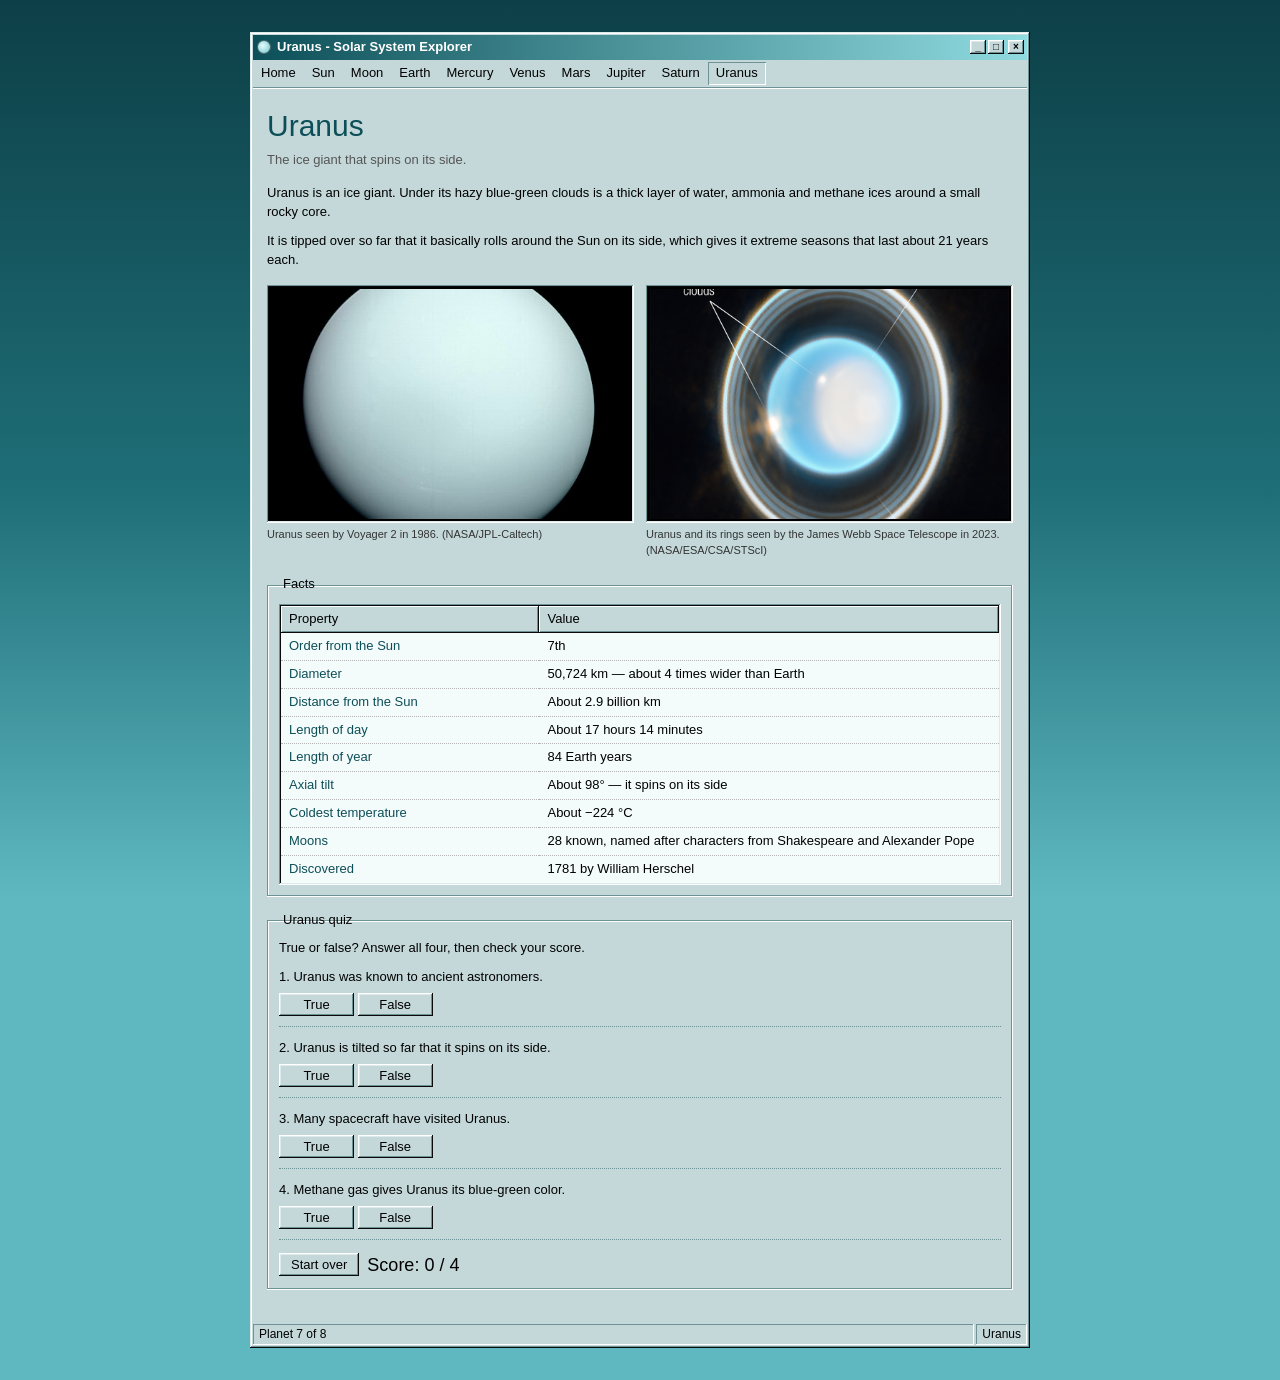
<file: uranus.html>
<!DOCTYPE html>
<html lang="en">
<head>
  <meta charset="UTF-8">
  <meta name="viewport" content="width=device-width, initial-scale=1.0">
  <title>Uranus - Solar System Explorer</title>
  <link rel="stylesheet" href="css/style.css">
  <link rel="stylesheet" href="css/uranus.css">
</head>
<body class="uranus">

  <div class="window">

    <!-- title bar -->
    <div class="title-bar">
      <span class="title-text"><span class="title-icon"></span>Uranus - Solar System Explorer</span>
      <span class="title-buttons" aria-hidden="true"><span>_</span><span>&#9633;</span><span>&#215;</span></span>
    </div>

    <!-- navigation: links to all 10 pages -->
    <nav class="menu-bar" aria-label="Main">
      <a href="index.html">Home</a>
      <a href="sun.html">Sun</a>
      <a href="moon.html">Moon</a>
      <a href="earth.html">Earth</a>
      <a href="mercury.html">Mercury</a>
      <a href="venus.html">Venus</a>
      <a href="mars.html">Mars</a>
      <a href="jupiter.html">Jupiter</a>
      <a href="saturn.html">Saturn</a>
      <a href="uranus.html" class="active" aria-current="page">Uranus</a>
    </nav>

    <main class="window-body">
      <h1>Uranus</h1>
      <p class="subtitle">The ice giant that spins on its side.</p>

      <p>Uranus is an ice giant. Under its hazy blue-green clouds is a thick layer of water, ammonia and methane ices around a small rocky core.</p>
      <p>It is tipped over so far that it basically rolls around the Sun on its side, which gives it extreme seasons that last about 21 years each.</p>

      <!-- pictures -->
      <div class="figures">
        <figure>
          <div class="frame sunken">
            <img src="images/uranus-voyager.jpg" alt="Uranus as a smooth, pale blue-green ball with no visible features">
          </div>
          <figcaption>Uranus seen by Voyager 2 in 1986. (NASA/JPL-Caltech)</figcaption>
        </figure>
        <figure>
          <div class="frame sunken">
            <img src="images/uranus-webb.png" alt="Uranus in infrared light, a glowing blue ball with a bright white polar cap, circled by thin bright rings">
          </div>
          <figcaption>Uranus and its rings seen by the James Webb Space Telescope in 2023. (NASA/ESA/CSA/STScI)</figcaption>
        </figure>
      </div>

      <!-- facts -->
      <fieldset class="group">
        <legend>Facts</legend>
        <div class="facts-wrap sunken">
          <table class="facts">
            <thead>
              <tr>
                <th scope="col">Property</th>
                <th scope="col">Value</th>
              </tr>
            </thead>
            <tbody>
              <tr>
                <th scope="row">Order from the Sun</th>
                <td>7th</td>
              </tr>
              <tr>
                <th scope="row">Diameter</th>
                <td>50,724 km &mdash; about 4 times wider than Earth</td>
              </tr>
              <tr>
                <th scope="row">Distance from the Sun</th>
                <td>About 2.9 billion km</td>
              </tr>
              <tr>
                <th scope="row">Length of day</th>
                <td>About 17 hours 14 minutes</td>
              </tr>
              <tr>
                <th scope="row">Length of year</th>
                <td>84 Earth years</td>
              </tr>
              <tr>
                <th scope="row">Axial tilt</th>
                <td>About 98&deg; &mdash; it spins on its side</td>
              </tr>
              <tr>
                <th scope="row">Coldest temperature</th>
                <td>About &minus;224 &deg;C</td>
              </tr>
              <tr>
                <th scope="row">Moons</th>
                <td>28 known, named after characters from Shakespeare and Alexander Pope</td>
              </tr>
              <tr>
                <th scope="row">Discovered</th>
                <td>1781 by William Herschel</td>
              </tr>
            </tbody>
          </table>
        </div>
      </fieldset>

      <!-- interactive part (see js/uranus.js) -->
      <fieldset class="group">
        <legend>Uranus quiz</legend>
        <p>True or false? Answer all four, then check your score.</p>

        <div class="question" data-answer="false">
          <p>1. Uranus was known to ancient astronomers.</p>
          <button type="button" data-choice="true">True</button>
          <button type="button" data-choice="false">False</button>
          <span class="feedback"></span>
        </div>
        <div class="question" data-answer="true">
          <p>2. Uranus is tilted so far that it spins on its side.</p>
          <button type="button" data-choice="true">True</button>
          <button type="button" data-choice="false">False</button>
          <span class="feedback"></span>
        </div>
        <div class="question" data-answer="false">
          <p>3. Many spacecraft have visited Uranus.</p>
          <button type="button" data-choice="true">True</button>
          <button type="button" data-choice="false">False</button>
          <span class="feedback"></span>
        </div>
        <div class="question" data-answer="true">
          <p>4. Methane gas gives Uranus its blue-green color.</p>
          <button type="button" data-choice="true">True</button>
          <button type="button" data-choice="false">False</button>
          <span class="feedback"></span>
        </div>

        <div class="controls">
          <button type="button" id="reset-quiz">Start over</button>
          <span class="score" id="score">Score: 0 / 4</span>
        </div>
      </fieldset>
    </main>

    <!-- status bar -->
    <div class="status-bar">
      <span>Planet 7 of 8</span>
      <span>Uranus</span>
    </div>

  </div>

  <script src="js/uranus.js"></script>
</body>
</html>
</file>
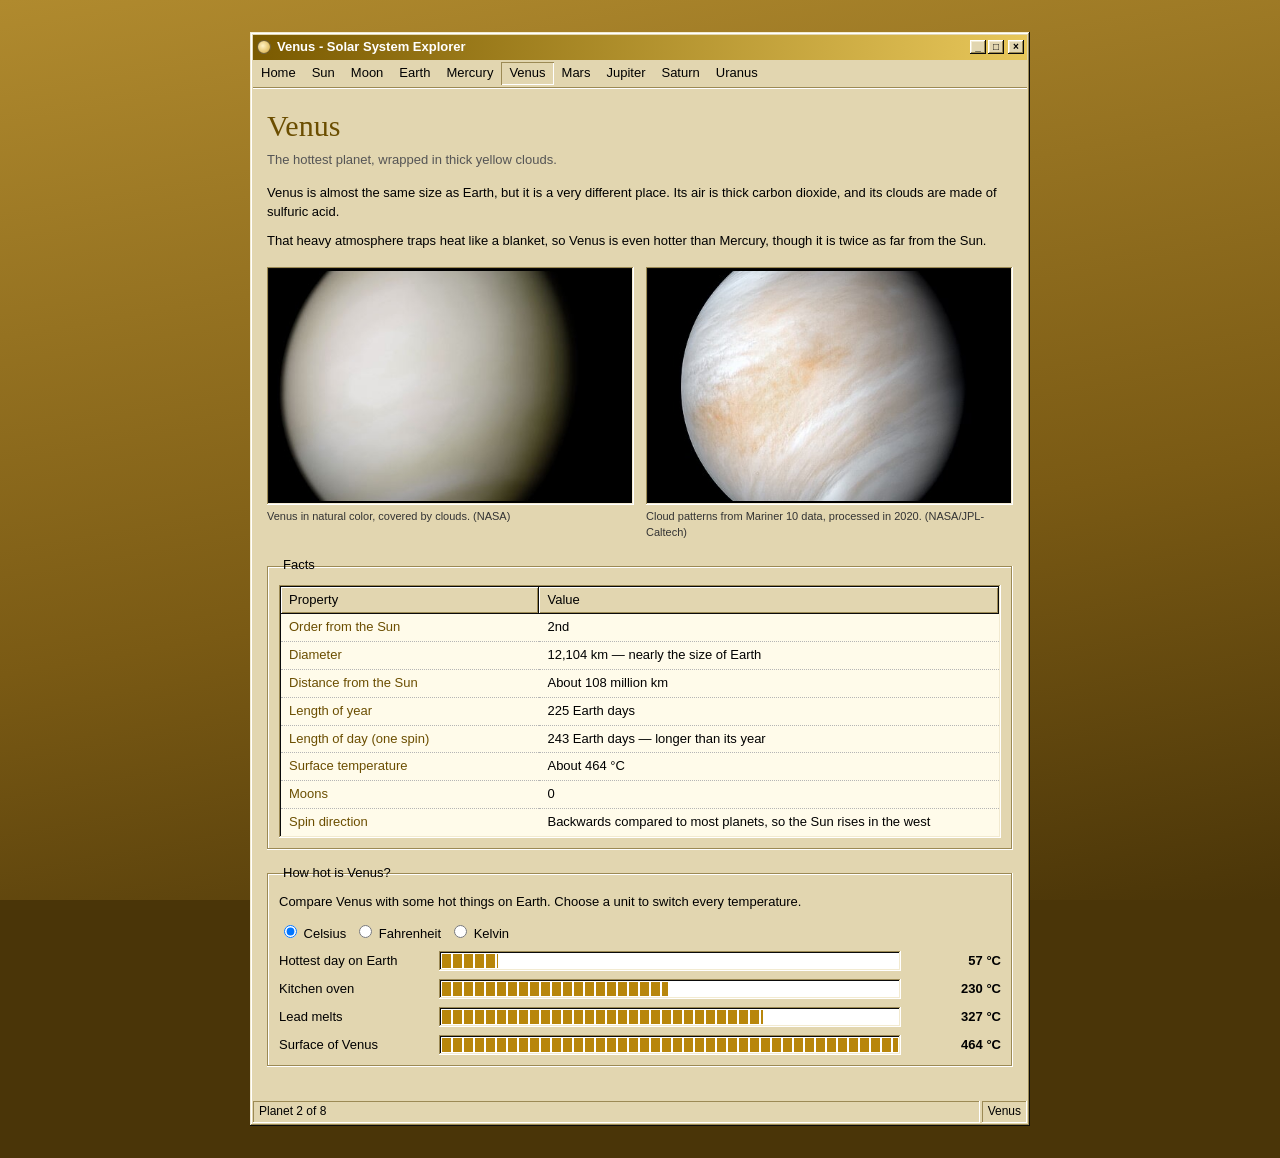
<file: venus.html>
<!DOCTYPE html>
<html lang="en">
<head>
  <meta charset="UTF-8">
  <meta name="viewport" content="width=device-width, initial-scale=1.0">
  <title>Venus - Solar System Explorer</title>
  <link rel="stylesheet" href="css/style.css">
  <link rel="stylesheet" href="css/venus.css">
</head>
<body class="venus">

  <div class="window">

    <!-- title bar -->
    <div class="title-bar">
      <span class="title-text"><span class="title-icon"></span>Venus - Solar System Explorer</span>
      <span class="title-buttons" aria-hidden="true"><span>_</span><span>&#9633;</span><span>&#215;</span></span>
    </div>

    <!-- navigation: links to all 10 pages -->
    <nav class="menu-bar" aria-label="Main">
      <a href="index.html">Home</a>
      <a href="sun.html">Sun</a>
      <a href="moon.html">Moon</a>
      <a href="earth.html">Earth</a>
      <a href="mercury.html">Mercury</a>
      <a href="venus.html" class="active" aria-current="page">Venus</a>
      <a href="mars.html">Mars</a>
      <a href="jupiter.html">Jupiter</a>
      <a href="saturn.html">Saturn</a>
      <a href="uranus.html">Uranus</a>
    </nav>

    <main class="window-body">
      <h1>Venus</h1>
      <p class="subtitle">The hottest planet, wrapped in thick yellow clouds.</p>

      <p>Venus is almost the same size as Earth, but it is a very different place. Its air is thick carbon dioxide, and its clouds are made of sulfuric acid.</p>
      <p>That heavy atmosphere traps heat like a blanket, so Venus is even hotter than Mercury, though it is twice as far from the Sun.</p>

      <!-- pictures -->
      <div class="figures">
        <figure>
          <div class="frame sunken">
            <img src="images/venus-clouds.jpg" alt="Venus as a pale, creamy yellow ball with no visible surface, covered by thick cloud">
          </div>
          <figcaption>Venus in natural color, covered by clouds. (NASA)</figcaption>
        </figure>
        <figure>
          <div class="frame sunken">
            <img src="images/venus-pia.jpg" alt="Venus in enhanced color showing swirling bands in its upper clouds">
          </div>
          <figcaption>Cloud patterns from Mariner 10 data, processed in 2020. (NASA/JPL-Caltech)</figcaption>
        </figure>
      </div>

      <!-- facts -->
      <fieldset class="group">
        <legend>Facts</legend>
        <div class="facts-wrap sunken">
          <table class="facts">
            <thead>
              <tr>
                <th scope="col">Property</th>
                <th scope="col">Value</th>
              </tr>
            </thead>
            <tbody>
              <tr>
                <th scope="row">Order from the Sun</th>
                <td>2nd</td>
              </tr>
              <tr>
                <th scope="row">Diameter</th>
                <td>12,104 km &mdash; nearly the size of Earth</td>
              </tr>
              <tr>
                <th scope="row">Distance from the Sun</th>
                <td>About 108 million km</td>
              </tr>
              <tr>
                <th scope="row">Length of year</th>
                <td>225 Earth days</td>
              </tr>
              <tr>
                <th scope="row">Length of day (one spin)</th>
                <td>243 Earth days &mdash; longer than its year</td>
              </tr>
              <tr>
                <th scope="row">Surface temperature</th>
                <td>About 464 &deg;C</td>
              </tr>
              <tr>
                <th scope="row">Moons</th>
                <td>0</td>
              </tr>
              <tr>
                <th scope="row">Spin direction</th>
                <td>Backwards compared to most planets, so the Sun rises in the west</td>
              </tr>
            </tbody>
          </table>
        </div>
      </fieldset>

      <!-- interactive part (see js/venus.js) -->
      <fieldset class="group">
        <legend>How hot is Venus?</legend>
        <p>Compare Venus with some hot things on Earth. Choose a unit to switch every temperature.</p>
        <div class="controls" role="radiogroup" aria-label="Temperature unit">
          <label><input type="radio" name="unit" value="C" checked> Celsius</label>
          <label><input type="radio" name="unit" value="F"> Fahrenheit</label>
          <label><input type="radio" name="unit" value="K"> Kelvin</label>
        </div>

        <div class="temp-row">
          <span>Hottest day on Earth</span>
          <div class="bar sunken"><div class="bar-fill" data-c="57"></div></div>
          <span class="temp-value" data-c="57"></span>
        </div>
        <div class="temp-row">
          <span>Kitchen oven</span>
          <div class="bar sunken"><div class="bar-fill" data-c="230"></div></div>
          <span class="temp-value" data-c="230"></span>
        </div>
        <div class="temp-row">
          <span>Lead melts</span>
          <div class="bar sunken"><div class="bar-fill" data-c="327"></div></div>
          <span class="temp-value" data-c="327"></span>
        </div>
        <div class="temp-row">
          <span>Surface of Venus</span>
          <div class="bar sunken"><div class="bar-fill" data-c="464"></div></div>
          <span class="temp-value" data-c="464"></span>
        </div>
      </fieldset>
    </main>

    <!-- status bar -->
    <div class="status-bar">
      <span>Planet 2 of 8</span>
      <span>Venus</span>
    </div>

  </div>

  <script src="js/venus.js"></script>
</body>
</html>
</file>
<file: css/style.css>
/* =========================================================
   Solar System Explorer - shared styles
   Every page is drawn as an old desktop window. Each page
   sets its own colors and fonts with the variables below
   (see the theme files in this folder).
   ========================================================= */

:root {
  /* desktop + window colors (overridden by each theme) */
  --desktop: #008080;
  --face: #c0c0c0;
  --light: #ffffff;
  --mid-light: #dfdfdf;
  --shadow: #808080;
  --dark: #0a0a0a;
  --title-start: #000080;
  --title-end: #1084d0;
  --title-text: #ffffff;
  --list-bg: #ffffff;
  --text: #000000;
  --accent: #000080;
  --planet: #888888;

  /* fonts */
  --ui-font: Tahoma, "MS Sans Serif", Geneva, Verdana, sans-serif;
  --display-font: Tahoma, sans-serif;
}

* {
  box-sizing: border-box;
}

body {
  margin: 0;
  min-height: 100vh;
  padding: 32px 16px;
  background: var(--desktop);
  color: var(--text);
  font-family: var(--ui-font);
  font-size: 13px;
  line-height: 1.45;
}

/* ---------- 3D borders used all over the page ---------- */

.raised {
  box-shadow: inset -1px -1px var(--dark), inset 1px 1px var(--light),
    inset -2px -2px var(--shadow), inset 2px 2px var(--mid-light);
}

.sunken {
  box-shadow: inset -1px -1px var(--light), inset 1px 1px var(--shadow),
    inset -2px -2px var(--mid-light), inset 2px 2px var(--dark);
}

/* ---------- the main window ---------- */

.window {
  max-width: 780px;
  margin: 0 auto;
  padding: 3px;
  background: var(--face);
  box-shadow: inset -1px -1px var(--dark), inset 1px 1px var(--mid-light),
    inset -2px -2px var(--shadow), inset 2px 2px var(--light);
}

.title-bar {
  display: flex;
  align-items: center;
  justify-content: space-between;
  gap: 8px;
  padding: 3px 3px 3px 4px;
  background: linear-gradient(90deg, var(--title-start), var(--title-end));
  color: var(--title-text);
  font-weight: bold;
}

.title-text {
  display: flex;
  align-items: center;
  gap: 6px;
  white-space: nowrap;
  overflow: hidden;
  text-overflow: ellipsis;
}

/* small round "icon" in the corner of the title bar */
.title-icon {
  flex: none;
  width: 14px;
  height: 14px;
  border-radius: 50%;
  background: var(--planet);
  border: 1px solid rgba(0, 0, 0, 0.5);
}

.title-buttons {
  display: flex;
  gap: 2px;
  flex: none;
}

.title-buttons span {
  width: 16px;
  height: 14px;
  background: var(--face);
  color: #000;
  font-size: 10px;
  line-height: 13px;
  text-align: center;
  box-shadow: inset -1px -1px var(--dark), inset 1px 1px var(--light),
    inset -2px -2px var(--shadow), inset 2px 2px var(--mid-light);
}

.title-buttons span:last-child {
  margin-left: 2px;
}

/* ---------- navigation (menu bar) ---------- */

.menu-bar {
  display: flex;
  flex-wrap: wrap;
  padding: 2px 0;
  border-bottom: 1px solid var(--shadow);
  box-shadow: 0 1px var(--light);
}

.menu-bar a {
  padding: 2px 8px;
  color: var(--text);
  text-decoration: none;
}

.menu-bar a:hover,
.menu-bar a:focus {
  background: var(--title-start);
  color: var(--title-text);
  outline: none;
}

/* the page you are on looks "pressed in" */
.menu-bar a.active {
  box-shadow: inset 1px 1px var(--shadow), inset -1px -1px var(--light);
}

/* ---------- window content ---------- */

.window-body {
  padding: 16px 14px 18px;
}

h1 {
  margin: 0 0 4px;
  font-family: var(--display-font);
  font-size: 30px;
  font-weight: normal;
  color: var(--accent);
}

h2 {
  margin: 0 0 8px;
  font-family: var(--display-font);
  font-size: 17px;
  font-weight: normal;
  color: var(--accent);
}

.subtitle {
  margin: 0 0 14px;
  color: #555555;
}

p {
  margin: 0 0 10px;
}

hr {
  margin: 16px 0;
  border: 0;
  border-top: 1px solid var(--shadow);
  border-bottom: 1px solid var(--light);
}

/* ---------- pictures ---------- */

.figures {
  display: grid;
  grid-template-columns: 1fr 1fr;
  gap: 12px;
  margin: 16px 0;
}

figure {
  margin: 0;
}

.frame {
  padding: 4px;
  background: #000;
}

.frame img {
  display: block;
  width: 100%;
  height: 230px;
  object-fit: cover;
}

figcaption {
  margin-top: 4px;
  font-size: 11px;
  color: #333;
}

/* ---------- group boxes ---------- */

fieldset.group {
  margin: 0 0 14px;
  padding: 10px 12px 12px;
  border: 0;
  box-shadow: inset -1px -1px var(--light), inset 1px 1px var(--shadow),
    inset -2px -2px var(--shadow), inset 2px 2px var(--light);
}

fieldset.group legend {
  padding: 0 4px;
  color: var(--text);
}

/* ---------- fact list (looks like a details list view) ---------- */

.facts {
  width: 100%;
  border-collapse: collapse;
  background: var(--list-bg);
}

.facts-wrap {
  padding: 2px;
}

.facts th,
.facts td {
  padding: 4px 8px;
  text-align: left;
  vertical-align: top;
}

.facts thead th {
  background: var(--face);
  font-weight: normal;
  box-shadow: inset -1px -1px var(--dark), inset 1px 1px var(--light),
    inset -2px -2px var(--shadow);
}

.facts tbody th {
  width: 36%;
  font-weight: normal;
  color: var(--accent);
}

.facts tbody tr + tr th,
.facts tbody tr + tr td {
  border-top: 1px dotted #b5b5b5;
}

/* ---------- form controls ---------- */

button {
  min-width: 75px;
  padding: 4px 12px;
  border: 0;
  background: var(--face);
  color: #000;
  font-family: var(--ui-font);
  font-size: 13px;
  cursor: pointer;
  box-shadow: inset -1px -1px var(--dark), inset 1px 1px var(--light),
    inset -2px -2px var(--shadow), inset 2px 2px var(--mid-light);
}

button:active,
button.pressed {
  box-shadow: inset -1px -1px var(--light), inset 1px 1px var(--dark),
    inset -2px -2px var(--mid-light), inset 2px 2px var(--shadow);
}

button:focus-visible {
  outline: 1px dotted #000;
  outline-offset: -5px;
}

button:disabled {
  color: var(--shadow);
  text-shadow: 1px 1px var(--light);
  cursor: default;
}

input[type="number"],
input[type="text"],
select {
  padding: 3px 4px;
  border: 0;
  background: #fff;
  font-family: var(--ui-font);
  font-size: 13px;
  box-shadow: inset -1px -1px var(--light), inset 1px 1px var(--shadow),
    inset -2px -2px var(--mid-light), inset 2px 2px var(--dark);
}

input[type="range"] {
  accent-color: var(--title-start);
}

.controls {
  display: flex;
  flex-wrap: wrap;
  align-items: center;
  gap: 8px;
}

/* sunken white box used to show results */
.output {
  margin-top: 10px;
  padding: 8px 10px;
  min-height: 36px;
  background: #fff;
}

/* ---------- status bar ---------- */

.status-bar {
  display: flex;
  gap: 2px;
  margin-top: 2px;
}

.status-bar span {
  flex: 1;
  padding: 2px 6px;
  font-size: 12px;
  box-shadow: inset -1px -1px var(--light), inset 1px 1px var(--shadow);
}

.status-bar span:last-child {
  flex: 0 0 auto;
}

/* ---------- small screens ---------- */

@media (max-width: 600px) {
  body {
    padding: 12px 8px;
  }

  .figures {
    grid-template-columns: 1fr;
  }

  .frame img {
    height: 200px;
  }

  h1 {
    font-size: 25px;
  }
}
</file>
<file: css/home.css>
/* Home page theme: a night-sky desktop with a navy window */

body.home {
  --desktop: #05060f;
  --title-start: #000060;
  --title-end: #3a4bb0;
  --accent: #000060;
  --planet: radial-gradient(circle at 35% 35%, #fff6b0, #f0a020);
  --display-font: "Lucida Console", "Courier New", monospace;

  /* a few hundred "stars" made from small dots */
  background-image:
    radial-gradient(1px 1px at 20px 30px, #fff, transparent),
    radial-gradient(1px 1px at 90px 120px, #cfd8ff, transparent),
    radial-gradient(1px 1px at 160px 60px, #fff, transparent),
    radial-gradient(1.5px 1.5px at 230px 170px, #fff, transparent),
    radial-gradient(1px 1px at 300px 20px, #aab6ff, transparent),
    radial-gradient(1px 1px at 50px 200px, #fff, transparent);
  background-size: 320px 220px;
}

/* ---------- orbit model ---------- */

.orbit-box {
  position: relative;
  width: 300px;
  height: 300px;
  margin: 6px auto 12px;
  background: #000;
  overflow: hidden;
}

.sun-dot {
  position: absolute;
  top: 50%;
  left: 50%;
  width: 18px;
  height: 18px;
  margin: -9px 0 0 -9px;
  border-radius: 50%;
  background: #ffcc33;
}

/* each orbit is a ring that spins; the planet sits on its edge */
.orbit {
  position: absolute;
  top: 50%;
  left: 50%;
  border: 1px solid #2a2f55;
  border-radius: 50%;
  animation: spin linear infinite;
}

.orbit .dot {
  position: absolute;
  top: -3px;
  left: 50%;
  width: 6px;
  height: 6px;
  margin-left: -3px;
  border-radius: 50%;
}

/* sizes: width/height = orbit size, margins center it */
.o-mercury { width: 40px;  height: 40px;  margin: -20px 0 0 -20px;  animation-duration: 2.4s; }
.o-venus   { width: 64px;  height: 64px;  margin: -32px 0 0 -32px;  animation-duration: 6s; }
.o-earth   { width: 90px;  height: 90px;  margin: -45px 0 0 -45px;  animation-duration: 10s; }
.o-mars    { width: 116px; height: 116px; margin: -58px 0 0 -58px;  animation-duration: 18s; }
.o-jupiter { width: 160px; height: 160px; margin: -80px 0 0 -80px;  animation-duration: 40s; }
.o-saturn  { width: 200px; height: 200px; margin: -100px 0 0 -100px; animation-duration: 70s; }
.o-uranus  { width: 240px; height: 240px; margin: -120px 0 0 -120px; animation-duration: 110s; }
.o-neptune { width: 280px; height: 280px; margin: -140px 0 0 -140px; animation-duration: 160s; }

.o-mercury .dot { background: #a9a9a9; }
.o-venus .dot   { background: #e8cf8a; }
.o-earth .dot   { background: #3d8bff; }
.o-mars .dot    { background: #d0532a; }
.o-jupiter .dot { background: #d9a066; width: 9px; height: 9px; top: -5px; margin-left: -4px; }
.o-saturn .dot  { background: #e3d199; width: 8px; height: 8px; top: -4px; margin-left: -4px; }
.o-uranus .dot  { background: #9de3e8; }
.o-neptune .dot { background: #4b70dd; }

/* the Stop button adds this class to pause every orbit */
.orbit-box.paused .orbit {
  animation-play-state: paused;
}

@keyframes spin {
  to {
    transform: rotate(360deg);
  }
}

.orbit-controls {
  justify-content: center;
}

.page-list {
  margin: 0;
  padding-left: 18px;
  columns: 2;
}
</file>
<file: css/earth.css>
/* Earth theme: ocean teal desktop, blue-to-green title bar */

body.earth {
  --desktop: #008080;
  --title-start: #00366e;
  --title-end: #2e8b57;
  --list-bg: #ffffff;
  --accent: #00366e;
  --planet: radial-gradient(circle at 40% 40%, #6fb6ff, #1d5fae 60%, #2e8b57);
  --display-font: Verdana, Geneva, sans-serif;
}

/* ---------- fun fact pop-up ---------- */

.overlay {
  position: fixed;
  inset: 0;
  display: flex;
  align-items: center;
  justify-content: center;
  padding: 16px;
  background: rgba(0, 0, 0, 0.25);
}

.overlay[hidden] {
  display: none;
}

.dialog {
  width: 100%;
  max-width: 380px;
}

.dialog-body {
  display: flex;
  gap: 14px;
  padding: 18px 14px 10px;
}

/* the round blue "i" icon */
.info-icon {
  flex: none;
  width: 32px;
  height: 32px;
  border-radius: 50%;
  background: #1d5fae;
  color: #fff;
  font: bold italic 20px/32px Georgia, serif;
  text-align: center;
}

.dialog-buttons {
  display: flex;
  justify-content: center;
  gap: 8px;
  padding: 4px 0 12px;
}

.fact-count {
  font-size: 11px;
  color: var(--shadow);
}
</file>
<file: css/jupiter.css>
/* Jupiter theme: cloud bands in tan, cream and brown */

body.jupiter {
  --desktop: repeating-linear-gradient(
    180deg,
    #c9a27a 0 40px,
    #e8d3b5 40px 70px,
    #a8693f 70px 95px,
    #d9b88f 95px 140px,
    #8a5432 140px 155px
  );
  --face: #e4d4bf;
  --mid-light: #f3e8da;
  --shadow: #9c7f60;
  --title-start: #6e3b1f;
  --title-end: #d9a066;
  --list-bg: #fffaf3;
  --accent: #7a3f1d;
  --planet: repeating-linear-gradient(180deg, #e8d3b5 0 3px, #b07040 3px 5px);
  --display-font: "Trebuchet MS", "Lucida Grande", sans-serif;
  background-attachment: fixed;
}

body.jupiter h1 {
  font-weight: bold;
}

.age-big {
  font-family: var(--display-font);
  font-size: 22px;
  color: var(--accent);
}
</file>
<file: css/mars.css>
/* Mars theme: rusty red dust, terminal-style type */

body.mars {
  --desktop: #6b2511;
  --face: #d8c2b4;
  --mid-light: #eadbd0;
  --shadow: #96705c;
  --title-start: #6b1a00;
  --title-end: #d2691e;
  --list-bg: #fff7f2;
  --accent: #8b2500;
  --planet: radial-gradient(circle at 40% 40%, #f08a5d, #9b2d0f);
  --display-font: "Lucida Console", Monaco, monospace;

  /* faint diagonal dust streaks */
  background-image: repeating-linear-gradient(135deg, #712814 0 2px, transparent 2px 12px);
}

.weight-result {
  font-family: var(--display-font);
  font-size: 16px;
}
</file>
<file: css/mercury.css>
/* Mercury theme: scorched grey-brown rock, typewriter type */

body.mercury {
  --desktop: #4a4440;
  --face: #c4bcb4;
  --mid-light: #dcd6d0;
  --shadow: #7d7268;
  --title-start: #3b332d;
  --title-end: #a8998b;
  --list-bg: #f7f4f1;
  --accent: #4a3a2e;
  --planet: radial-gradient(circle at 40% 40%, #d6d0ca, #7a706a);
  --display-font: "Courier New", Courier, monospace;

  /* fine speckle, like a dusty surface */
  background-image: radial-gradient(#56504b 1px, transparent 1px);
  background-size: 6px 6px;
}

body.mercury h1 {
  font-weight: bold;
  letter-spacing: 2px;
  text-transform: uppercase;
}

/* ---------- read more sections ---------- */

.more-item + .more-item {
  margin-top: 8px;
}

.more-item button {
  display: flex;
  align-items: center;
  gap: 8px;
  width: 100%;
  text-align: left;
}

/* the small [+] / [-] box */
.more-item .sign {
  width: 11px;
  height: 11px;
  border: 1px solid var(--shadow);
  background: #fff;
  font-size: 10px;
  line-height: 9px;
  text-align: center;
}

.more-text {
  margin: 6px 0 0 20px;
  padding: 8px 10px;
  background: var(--list-bg);
}
</file>
<file: css/moon.css>
/* Moon theme: dusty greys, quiet serif type */

body.moon {
  --desktop: #2e2e2e;
  --face: #c9c9c6;
  --shadow: #7c7c78;
  --title-start: #3d3d3d;
  --title-end: #a6a6a1;
  --list-bg: #f4f4f1;
  --accent: #333333;
  --planet: radial-gradient(circle at 40% 40%, #f2f2f2, #9a9a9a);
  --display-font: Georgia, "Times New Roman", serif;

  /* soft crater-like spots on the desktop */
  background-image:
    radial-gradient(circle at 20% 30%, #3a3a3a 0 40px, transparent 41px),
    radial-gradient(circle at 80% 70%, #353535 0 70px, transparent 71px),
    radial-gradient(circle at 60% 15%, #343434 0 25px, transparent 26px);
  background-attachment: fixed;
}

body.moon h1 {
  font-style: italic;
}

/* ---------- phase viewer ---------- */

.phase-view {
  display: flex;
  align-items: center;
  gap: 18px;
  flex-wrap: wrap;
}

.sky {
  padding: 14px;
  background: #000;
}

/* the lit disc; the dark circle slides across it */
.moon-disc {
  position: relative;
  width: 120px;
  height: 120px;
  border-radius: 50%;
  overflow: hidden;
  background: radial-gradient(circle at 40% 40%, #f4f4f0, #b8b8b2);
}

.moon-shadow {
  position: absolute;
  top: 0;
  left: 0;
  width: 100%;
  height: 100%;
  border-radius: 50%;
  background: #111;
}

.phase-name {
  font-family: var(--display-font);
  font-size: 18px;
}

#phase-slider {
  width: 220px;
}
</file>
<file: css/saturn.css>
/* Saturn theme: pale gold and dusk, thin rounded type */

body.saturn {
  --desktop: #2d2618;
  --face: #ddd3bb;
  --mid-light: #eee7d6;
  --shadow: #968a6c;
  --title-start: #5e4f2a;
  --title-end: #e3d199;
  --list-bg: #fffdf5;
  --accent: #5e4f2a;
  --planet: radial-gradient(circle at 40% 40%, #fbf0c8, #c9b071);
  --display-font: "Century Gothic", "Avant Garde", "Trebuchet MS", sans-serif;

  /* rings drawn on the desktop */
  background-image:
    radial-gradient(ellipse at 50% 50%, transparent 38%, #3a3220 38.5%, transparent 41%,
      #352d1d 44%, transparent 47%);
  background-attachment: fixed;
}

body.saturn h1 {
  letter-spacing: 4px;
  text-transform: lowercase;
}

/* ---------- tabs (like a properties dialog) ---------- */

.tab-list {
  display: flex;
  flex-wrap: wrap;
  position: relative;
  z-index: 1;
  padding-left: 2px;
}

.tab-list button {
  min-width: 0;
  margin-right: -2px;
  padding: 3px 12px;
  box-shadow: inset -1px 0 var(--dark), inset 1px 1px var(--light),
    inset -2px 0 var(--shadow), inset 2px 2px var(--mid-light);
}

/* the open tab sits a bit higher and joins the panel */
.tab-list button.selected {
  margin-top: -2px;
  padding-bottom: 5px;
  background: var(--face);
}

.tab-list button:not(.selected) {
  margin-top: 2px;
}

.tab-panel {
  margin-top: -2px;
  padding: 14px 12px;
  box-shadow: inset -1px -1px var(--dark), inset 1px 1px var(--light),
    inset -2px -2px var(--shadow), inset 2px 2px var(--mid-light);
}
</file>
<file: css/sun.css>
/* Sun theme: hot reds and oranges, bold heavy type */

body.sun {
  --desktop: radial-gradient(circle at 50% 0%, #ff8c1a 0%, #c0280a 45%, #3a0700 100%) #3a0700;
  --face: #e8d6bc;
  --mid-light: #f6eadb;
  --shadow: #9a7a5a;
  --title-start: #8b0000;
  --title-end: #ff9900;
  --list-bg: #fffaf0;
  --accent: #a52a00;
  --planet: radial-gradient(circle at 40% 40%, #fff3a0, #ff8c00);
  --display-font: Impact, "Arial Black", "Arial Narrow Bold", sans-serif;
  background-attachment: fixed;
}

body.sun h1 {
  font-size: 36px;
  letter-spacing: 1px;
}

.light-time {
  font-size: 15px;
}

.light-time strong {
  color: var(--accent);
}
</file>
<file: css/uranus.css>
/* Uranus theme: icy cyan and teal, plain clean type */

body.uranus {
  --desktop: linear-gradient(180deg, #0d3f47, #1f6f78 55%, #5fb8c0) #5fb8c0;
  --face: #c4d8da;
  --mid-light: #dde9ea;
  --shadow: #6f9296;
  --title-start: #0d4f58;
  --title-end: #8fdbe0;
  --list-bg: #f4fbfb;
  --accent: #0d4f58;
  --planet: radial-gradient(circle at 40% 40%, #e6fbfc, #6cc7cf);
  --display-font: "Franklin Gothic Medium", "Arial Narrow", Arial, sans-serif;
  background-attachment: fixed;
}

/* ---------- quiz ---------- */

.question {
  margin-bottom: 12px;
  padding-bottom: 10px;
  border-bottom: 1px dotted var(--shadow);
}

.question p {
  margin-bottom: 6px;
}

.feedback {
  margin-left: 8px;
  font-weight: bold;
}

.feedback.right {
  color: #006400;
}

.feedback.wrong {
  color: #a00000;
}

.score {
  font-family: var(--display-font);
  font-size: 18px;
}
</file>
<file: css/venus.css>
/* Venus theme: thick yellow clouds, warm serif type */

body.venus {
  --desktop: linear-gradient(170deg, #b08a2e, #7a5a14 60%, #4a3508) #4a3508;
  --face: #e2d6b0;
  --mid-light: #f2ead0;
  --shadow: #9c8a55;
  --title-start: #7a5a00;
  --title-end: #e8c75a;
  --list-bg: #fffbea;
  --accent: #6b4e00;
  --planet: radial-gradient(circle at 40% 40%, #fff2c4, #d4a83a);
  --display-font: "Palatino Linotype", "Book Antiqua", Palatino, serif;
  background-attachment: fixed;
}

/* ---------- temperature bars ---------- */

.temp-row {
  display: grid;
  grid-template-columns: 150px 1fr 90px;
  align-items: center;
  gap: 10px;
  margin-top: 8px;
}

/* chunky block progress bar */
.bar {
  height: 20px;
  padding: 3px;
  background: #fff;
}

.bar-fill {
  height: 100%;
  background: repeating-linear-gradient(90deg, #b8860b 0 9px, transparent 9px 11px);
}

.temp-value {
  text-align: right;
  font-weight: bold;
}

@media (max-width: 600px) {
  .temp-row {
    grid-template-columns: 1fr 80px;
  }

  .temp-row .bar {
    grid-column: 1 / -1;
    grid-row: 2;
  }
}
</file>
